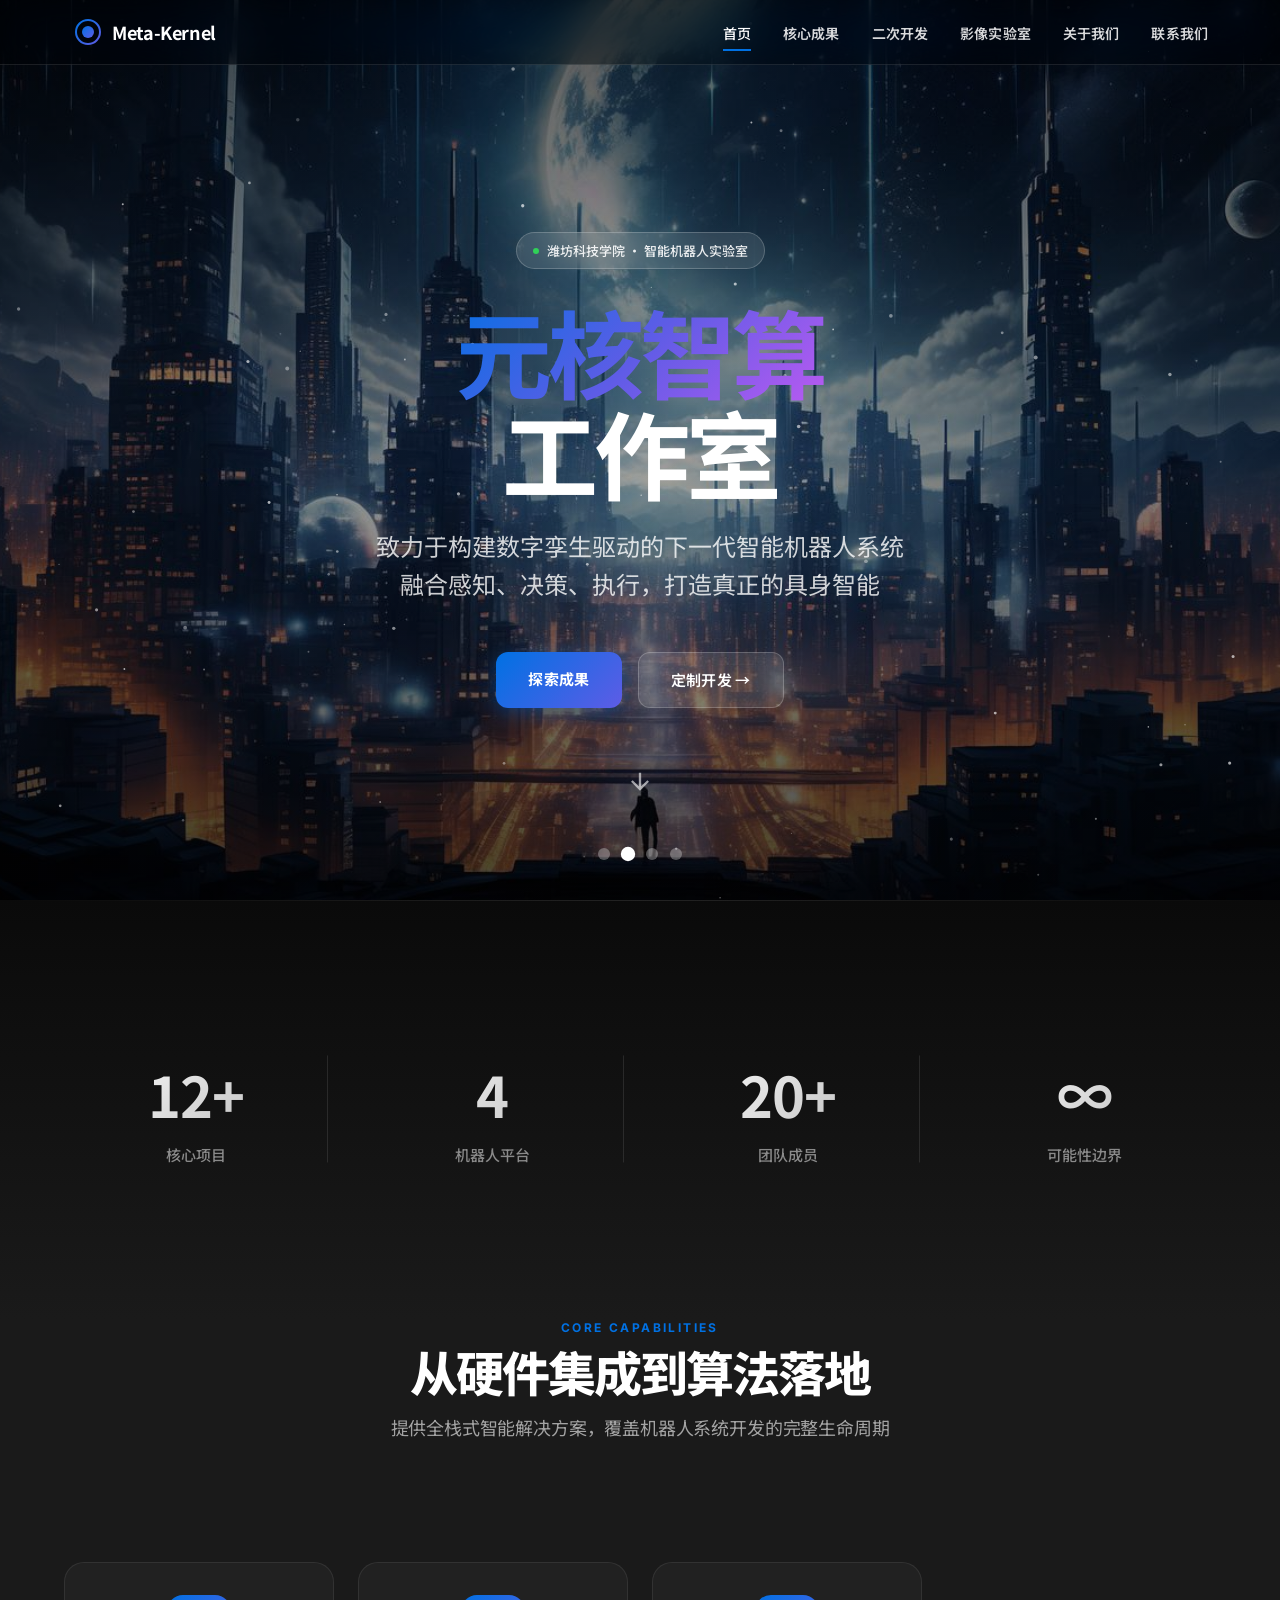
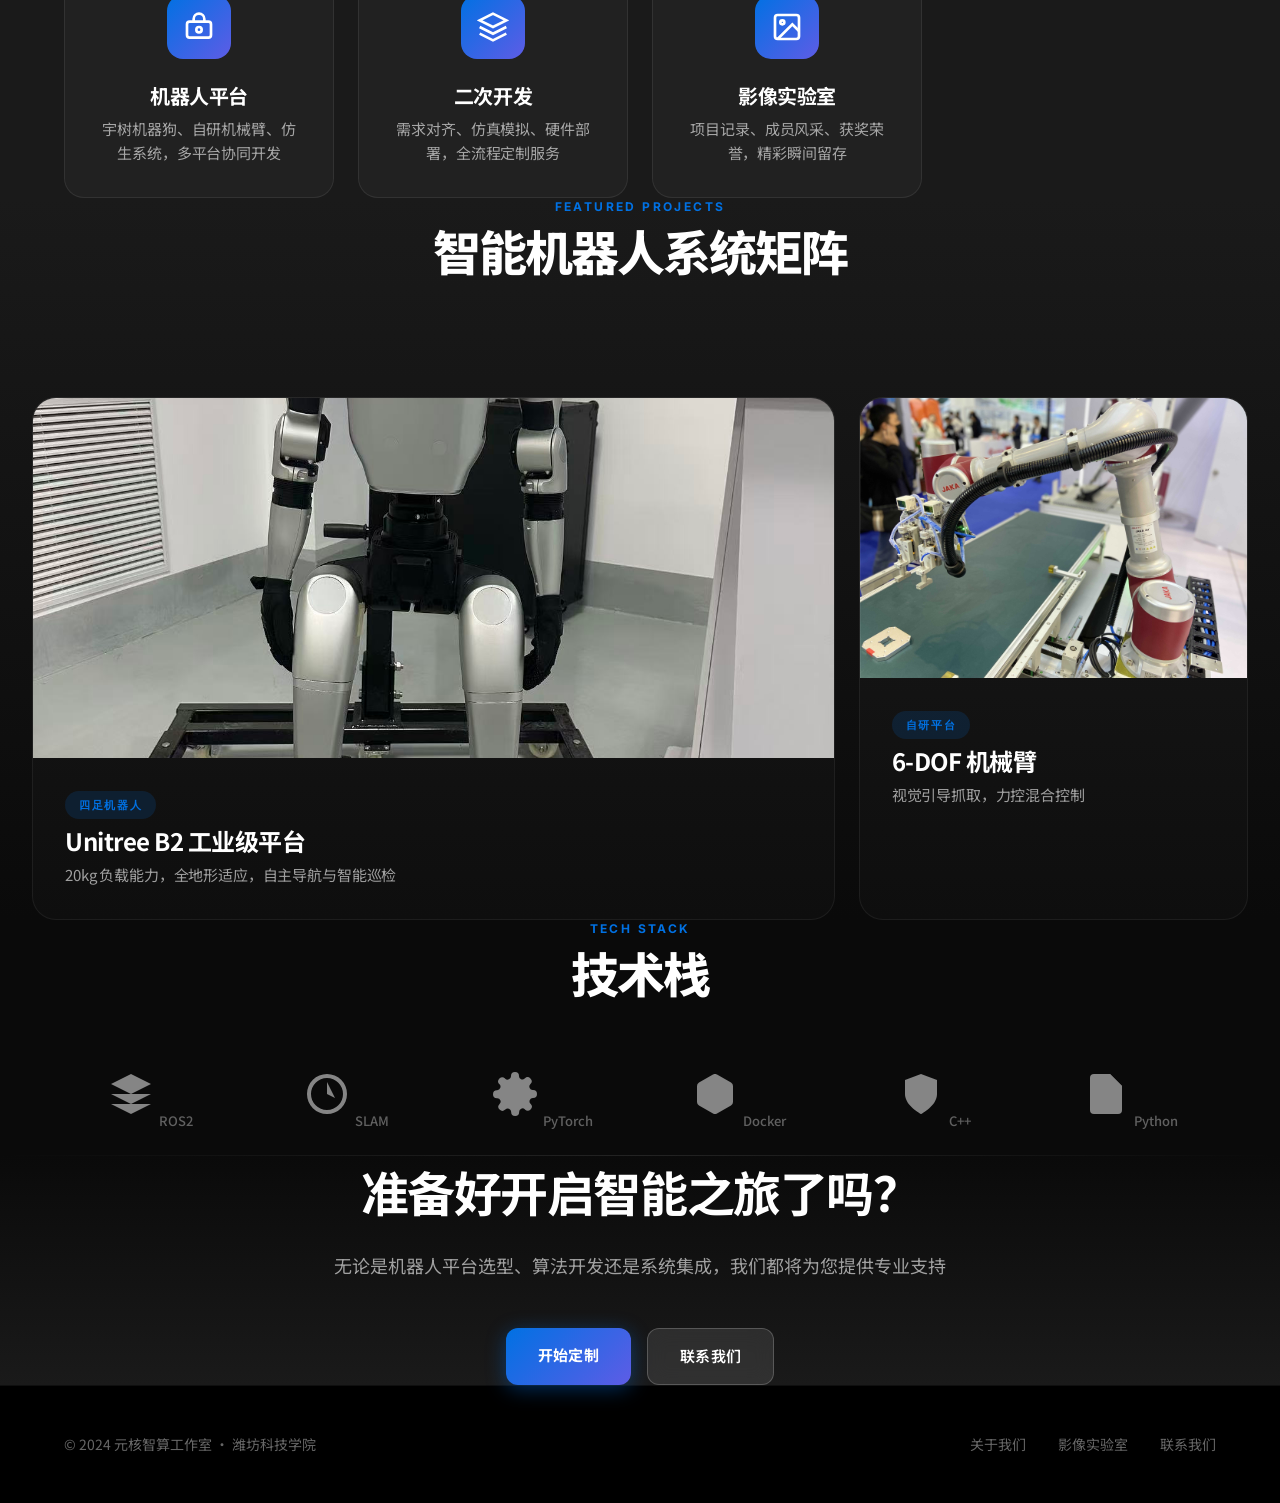
<file: index.html>
<!DOCTYPE html>
<html lang="zh-CN">
<head>
  <meta charset="UTF-8">
  <meta name="viewport" content="width=device-width, initial-scale=1.0">
  <meta name="description" content="元核智算工作室 - Meta-Kernel Lab">
  <title>元核智算工作室 | Meta-Kernel Lab</title>
  <link rel="stylesheet" href="css/global.css">
  <link rel="preconnect" href="https://fonts.googleapis.com">
  <link rel="preconnect" href="https://fonts.gstatic.com" crossorigin>
  <link href="https://fonts.googleapis.com/css2?family=Inter:wght@300;400;500;600;700;800&family=Noto+Sans+SC:wght@300;400;500;600;700;900&display=swap" rel="stylesheet">
  <style>
    :root {
      --font-primary: 'Inter', 'SF Pro Display', -apple-system, BlinkMacSystemFont, 'Segoe UI', sans-serif;
      --font-chinese: 'Noto Sans SC', 'PingFang SC', 'Microsoft YaHei', sans-serif;
    }

    body {
      font-family: var(--font-chinese), var(--font-primary);
      -webkit-font-smoothing: antialiased;
      -moz-osx-font-smoothing: grayscale;
      text-rendering: optimizeLegibility;
    }

    .nav-container {
      position: fixed;
      top: 0;
      left: 0;
      right: 0;
      z-index: var(--z-index-nav);
      background: rgba(0, 0, 0, 0.4);
      backdrop-filter: saturate(180%) blur(20px);
      -webkit-backdrop-filter: saturate(180%) blur(20px);
      border-bottom: 1px solid rgba(255, 255, 255, 0.1);
    }

    .nav {
      display: flex;
      justify-content: space-between;
      align-items: center;
      max-width: 1200px;
      margin: 0 auto;
      padding: 0 var(--spacing-xl);
      height: 64px;
    }

    .nav-logo {
      display: flex;
      align-items: center;
      gap: var(--spacing-sm);
      font-weight: 700;
      font-size: 1.125rem;
      text-decoration: none;
      color: #FFFFFF;
      letter-spacing: -0.02em;
    }

    .nav-logo svg {
      width: 32px;
      height: 32px;
    }

    .nav-links {
      display: flex;
      gap: var(--spacing-xl);
      list-style: none;
    }

    .nav-links a {
      color: rgba(255, 255, 255, 0.85);
      text-decoration: none;
      font-size: 0.875rem;
      font-weight: 600;
      letter-spacing: 0.01em;
      transition: all 0.3s var(--transition-smooth);
      padding: 8px 0;
      position: relative;
    }

    .nav-links a::after {
      content: '';
      position: absolute;
      bottom: 0;
      left: 0;
      width: 0;
      height: 2px;
      background: var(--color-accent);
      transition: width 0.3s var(--transition-smooth);
    }

    .nav-links a:hover::after,
    .nav-links a.active::after {
      width: 100%;
    }

    .nav-links a:hover,
    .nav-links a.active {
      color: #FFFFFF;
    }

    .nav-menu-toggle {
      display: none;
      background: none;
      border: none;
      cursor: pointer;
      padding: var(--spacing-sm);
    }

    .nav-menu-toggle svg {
      stroke: #FFFFFF;
    }

    @media (max-width: 768px) {
      .nav-links {
        position: fixed;
        top: 64px;
        left: 0;
        right: 0;
        background: rgba(0, 0, 0, 0.95);
        backdrop-filter: blur(20px);
        flex-direction: column;
        padding: var(--spacing-xl);
        transform: translateY(-100%);
        opacity: 0;
        transition: all 0.4s var(--transition-smooth);
        pointer-events: none;
        align-items: center;
        gap: var(--spacing-lg);
      }

      .nav-links.active {
        transform: translateY(0);
        opacity: 1;
        pointer-events: auto;
      }

      .nav-menu-toggle {
        display: block;
      }
    }

    .hero {
      min-height: 100vh;
      display: flex;
      flex-direction: column;
      align-items: center;
      justify-content: center;
      text-align: center;
      padding: 120px var(--spacing-xl) var(--spacing-3xl);
      position: relative;
      overflow: hidden;
    }

    .hero-slider {
      position: absolute;
      top: 0;
      left: 0;
      right: 0;
      bottom: 0;
      z-index: 0;
    }

    .hero-slide {
      position: absolute;
      top: 0;
      left: 0;
      right: 0;
      bottom: 0;
      opacity: 0;
      transition: opacity 1.5s ease-in-out;
      background-size: cover;
      background-position: center;
      background-repeat: no-repeat;
    }

    .hero-slide.active {
      opacity: 1;
    }

    .hero-slide::after {
      content: '';
      position: absolute;
      top: 0;
      left: 0;
      right: 0;
      bottom: 0;
      background: linear-gradient(
        180deg,
        rgba(0, 0, 0, 0.5) 0%,
        rgba(0, 0, 0, 0.3) 50%,
        rgba(0, 0, 0, 0.6) 100%
      );
    }

    .hero-overlay {
      position: absolute;
      top: 0;
      left: 0;
      right: 0;
      bottom: 0;
      background: radial-gradient(ellipse at center, transparent 0%, rgba(0, 0, 0, 0.4) 100%);
      z-index: 1;
    }

    .hero-particles {
      position: absolute;
      top: 0;
      left: 0;
      right: 0;
      bottom: 0;
      z-index: 2;
      pointer-events: none;
    }

    .hero-content {
      position: relative;
      z-index: 3;
      max-width: 1000px;
    }

    .hero-badge {
      display: inline-flex;
      align-items: center;
      gap: 8px;
      padding: 8px 16px;
      background: rgba(255, 255, 255, 0.1);
      backdrop-filter: blur(10px);
      border: 1px solid rgba(255, 255, 255, 0.2);
      border-radius: 100px;
      font-size: 13px;
      font-weight: 500;
      color: rgba(255, 255, 255, 0.9);
      margin-bottom: var(--spacing-xl);
      animation: fadeInUp 0.8s ease-out;
    }

    .hero-badge-dot {
      width: 6px;
      height: 6px;
      background: #30D158;
      border-radius: 50%;
      animation: pulse 2s infinite;
    }

    .hero-title {
      font-size: clamp(48px, 8vw, 96px);
      font-weight: 700;
      letter-spacing: -0.04em;
      line-height: 1.05;
      margin-bottom: var(--spacing-lg);
      color: #FFFFFF;
      animation: fadeInUp 0.8s ease-out 0.1s both;
    }

    .hero-title-accent {
      background: linear-gradient(135deg, #0071E3 0%, #5E5CE6 50%, #BF5AF2 100%);
      -webkit-background-clip: text;
      -webkit-text-fill-color: transparent;
      background-clip: text;
    }

    .hero-subtitle {
      font-size: clamp(18px, 2.5vw, 24px);
      font-weight: 400;
      color: rgba(255, 255, 255, 0.8);
      line-height: 1.6;
      margin-bottom: var(--spacing-2xl);
      max-width: 700px;
      margin-left: auto;
      margin-right: auto;
      animation: fadeInUp 0.8s ease-out 0.2s both;
    }

    .hero-cta {
      display: flex;
      gap: var(--spacing-md);
      justify-content: center;
      flex-wrap: wrap;
      animation: fadeInUp 0.8s ease-out 0.3s both;
    }

    .btn-hero-primary {
      padding: 16px 32px;
      background: linear-gradient(135deg, #0071E3 0%, #5E5CE6 100%);
      color: #FFFFFF;
      font-size: 15px;
      font-weight: 700;
      letter-spacing: 0.02em;
      border-radius: 12px;
      text-decoration: none;
      transition: all 0.3s var(--transition-smooth);
      box-shadow: 0 4px 20px rgba(0, 113, 227, 0.4);
    }

    .btn-hero-primary:hover {
      transform: translateY(-2px);
      box-shadow: 0 8px 30px rgba(0, 113, 227, 0.5);
    }

    .btn-hero-secondary {
      padding: 16px 32px;
      background: rgba(255, 255, 255, 0.1);
      backdrop-filter: blur(10px);
      border: 1px solid rgba(255, 255, 255, 0.2);
      color: #FFFFFF;
      font-size: 15px;
      font-weight: 600;
      letter-spacing: 0.02em;
      border-radius: 12px;
      text-decoration: none;
      transition: all 0.3s var(--transition-smooth);
    }

    .btn-hero-secondary:hover {
      background: rgba(255, 255, 255, 0.2);
      transform: translateY(-2px);
    }

    .hero-slider-nav {
      position: absolute;
      bottom: 40px;
      left: 50%;
      transform: translateX(-50%);
      display: flex;
      gap: 12px;
      z-index: 3;
    }

    .slider-dot {
      width: 12px;
      height: 12px;
      border-radius: 50%;
      background: rgba(255, 255, 255, 0.3);
      border: none;
      cursor: pointer;
      transition: all 0.3s var(--transition-smooth);
    }

    .slider-dot.active {
      background: #FFFFFF;
      transform: scale(1.2);
    }

    .slider-dot:hover {
      background: rgba(255, 255, 255, 0.6);
    }

    .hero-scroll {
      position: absolute;
      bottom: 100px;
      left: 50%;
      transform: translateX(-50%);
      z-index: 3;
      animation: bounce 2s infinite;
    }

    .hero-scroll svg {
      width: 28px;
      height: 28px;
      stroke: rgba(255, 255, 255, 0.6);
    }

    @keyframes fadeInUp {
      from {
        opacity: 0;
        transform: translateY(30px);
      }
      to {
        opacity: 1;
        transform: translateY(0);
      }
    }

    @keyframes pulse {
      0%, 100% { opacity: 1; }
      50% { opacity: 0.5; }
    }

    @keyframes bounce {
      0%, 20%, 50%, 80%, 100% { transform: translateX(-50%) translateY(0); }
      40% { transform: translateX(-50%) translateY(-10px); }
      60% { transform: translateX(-50%) translateY(-5px); }
    }

    .stats-section {
      padding: var(--spacing-4xl) 0;
      background: linear-gradient(180deg, #0A0A0A 0%, #1A1A1A 100%);
      position: relative;
    }

    .stats-section::before {
      content: '';
      position: absolute;
      top: 0;
      left: 0;
      right: 0;
      height: 1px;
      background: linear-gradient(90deg, transparent, rgba(255, 255, 255, 0.1), transparent);
    }

    .stats-grid {
      display: grid;
      grid-template-columns: repeat(4, 1fr);
      gap: var(--spacing-xl);
      text-align: center;
    }

    .stat-item {
      padding: var(--spacing-xl);
      position: relative;
    }

    .stat-item::after {
      content: '';
      position: absolute;
      right: 0;
      top: 50%;
      transform: translateY(-50%);
      width: 1px;
      height: 60%;
      background: rgba(255, 255, 255, 0.1);
    }

    .stat-item:last-child::after {
      display: none;
    }

    .stat-number {
      font-size: clamp(40px, 5vw, 56px);
      font-weight: 700;
      letter-spacing: -0.02em;
      background: linear-gradient(135deg, #FFFFFF 0%, rgba(255, 255, 255, 0.7) 100%);
      -webkit-background-clip: text;
      -webkit-text-fill-color: transparent;
      background-clip: text;
    }

    .stat-label {
      font-size: 15px;
      color: rgba(255, 255, 255, 0.5);
      margin-top: var(--spacing-sm);
      font-weight: 500;
    }

    @media (max-width: 768px) {
      .stats-grid {
        grid-template-columns: repeat(2, 1fr);
      }

      .stat-item:nth-child(2)::after {
        display: none;
      }
    }

    .features-section {
      padding: var(--spacing-5xl) 0;
      background: #1A1A1A;
    }

    .features-header {
      text-align: center;
      margin-bottom: var(--spacing-4xl);
    }

    .section-label {
      font-size: 12px;
      font-weight: 700;
      color: var(--color-accent);
      text-transform: uppercase;
      letter-spacing: 0.2em;
      margin-bottom: var(--spacing-sm);
      font-family: var(--font-primary);
    }

    .section-title {
      font-size: clamp(32px, 5vw, 48px);
      font-weight: 800;
      letter-spacing: -0.04em;
      line-height: 1.1;
      color: #FFFFFF;
      margin-bottom: var(--spacing-md);
      font-family: var(--font-chinese), var(--font-primary);
    }

    .section-description {
      font-size: 18px;
      font-weight: 400;
      letter-spacing: -0.01em;
      line-height: 1.6;
      color: rgba(255, 255, 255, 0.6);
      max-width: 600px;
      margin: 0 auto;
    }

    .features-grid {
      display: grid;
      grid-template-columns: repeat(4, 1fr);
      gap: var(--spacing-lg);
    }

    .feature-card {
      background: rgba(255, 255, 255, 0.03);
      border: 1px solid rgba(255, 255, 255, 0.08);
      border-radius: 20px;
      padding: var(--spacing-xl);
      text-align: center;
      transition: all 0.4s var(--transition-smooth);
      text-decoration: none;
      color: inherit;
      display: block;
      position: relative;
      overflow: hidden;
    }

    .feature-card::before {
      content: '';
      position: absolute;
      top: 0;
      left: 0;
      right: 0;
      bottom: 0;
      background: linear-gradient(135deg, rgba(0, 113, 227, 0.1) 0%, rgba(94, 92, 230, 0.1) 100%);
      opacity: 0;
      transition: opacity 0.4s var(--transition-smooth);
    }

    .feature-card:hover {
      border-color: rgba(0, 113, 227, 0.3);
      transform: translateY(-8px);
      box-shadow: 0 20px 40px rgba(0, 0, 0, 0.3);
    }

    .feature-card:hover::before {
      opacity: 1;
    }

    .feature-icon {
      width: 64px;
      height: 64px;
      margin: 0 auto var(--spacing-lg);
      background: linear-gradient(135deg, #0071E3 0%, #5E5CE6 100%);
      border-radius: 16px;
      display: flex;
      align-items: center;
      justify-content: center;
      position: relative;
      z-index: 1;
    }

    .feature-icon svg {
      width: 32px;
      height: 32px;
      stroke: white;
      fill: none;
    }

    .feature-title {
      font-size: 20px;
      font-weight: 700;
      letter-spacing: -0.02em;
      line-height: 1.3;
      margin-bottom: var(--spacing-sm);
      color: #FFFFFF;
      position: relative;
      z-index: 1;
      font-family: var(--font-chinese), var(--font-primary);
    }

    .feature-description {
      font-size: 15px;
      font-weight: 400;
      letter-spacing: -0.01em;
      line-height: 1.6;
      color: rgba(255, 255, 255, 0.6);
      position: relative;
      z-index: 1;
    }

    @media (max-width: 1024px) {
      .features-grid {
        grid-template-columns: repeat(2, 1fr);
      }
    }

    @media (max-width: 768px) {
      .features-grid {
        grid-template-columns: 1fr;
      }
    }

    .showcase-section {
      padding: var(--spacing-5xl) 0;
      background: linear-gradient(180deg, #1A1A1A 0%, #0A0A0A 100%);
    }

    .showcase-grid {
      display: grid;
      grid-template-columns: repeat(3, 1fr);
      gap: var(--spacing-lg);
    }

    .showcase-card {
      background: rgba(255, 255, 255, 0.02);
      border: 1px solid rgba(255, 255, 255, 0.06);
      border-radius: 24px;
      overflow: hidden;
      transition: all 0.4s var(--transition-smooth);
      text-decoration: none;
      color: inherit;
    }

    .showcase-card:hover {
      border-color: rgba(0, 113, 227, 0.3);
      transform: translateY(-8px);
      box-shadow: 0 24px 48px rgba(0, 0, 0, 0.4);
    }

    .showcase-card.large {
      grid-column: span 2;
    }

    .showcase-image {
      width: 100%;
      height: 280px;
      background: linear-gradient(135deg, rgba(255, 255, 255, 0.05) 0%, rgba(255, 255, 255, 0.02) 100%);
      background-size: cover;
      background-position: center;
      display: flex;
      align-items: center;
      justify-content: center;
      color: rgba(255, 255, 255, 0.3);
      font-size: 14px;
      text-align: center;
      padding: var(--spacing-lg);
      position: relative;
      overflow: hidden;
    }

    .showcase-card.large .showcase-image {
      height: 360px;
    }

    .showcase-image img {
      width: 100%;
      height: 100%;
      object-fit: cover;
    }

    .showcase-content {
      padding: var(--spacing-xl);
    }

    .showcase-tag {
      display: inline-block;
      padding: 6px 14px;
      background: rgba(0, 113, 227, 0.15);
      color: var(--color-accent);
      border-radius: 100px;
      font-size: 11px;
      font-weight: 700;
      letter-spacing: 0.15em;
      text-transform: uppercase;
      margin-bottom: var(--spacing-sm);
      font-family: var(--font-primary);
    }

    .showcase-title {
      font-size: 24px;
      font-weight: 700;
      letter-spacing: -0.02em;
      line-height: 1.2;
      margin-bottom: var(--spacing-sm);
      color: #FFFFFF;
      font-family: var(--font-chinese), var(--font-primary);
    }

    .showcase-description {
      font-size: 15px;
      font-weight: 400;
      letter-spacing: -0.01em;
      line-height: 1.5;
      color: rgba(255, 255, 255, 0.6);
    }

    @media (max-width: 1024px) {
      .showcase-grid {
        grid-template-columns: 1fr;
      }

      .showcase-card.large {
        grid-column: span 1;
      }
    }

    .tech-section {
      padding: var(--spacing-5xl) 0;
      background: #0A0A0A;
    }

    .tech-grid {
      display: grid;
      grid-template-columns: repeat(6, 1fr);
      gap: var(--spacing-lg);
      text-align: center;
    }

    .tech-item {
      padding: var(--spacing-lg);
      opacity: 0.5;
      transition: opacity 0.3s var(--transition-smooth);
    }

    .tech-item:hover {
      opacity: 1;
    }

    .tech-item svg {
      width: 48px;
      height: 48px;
      margin-bottom: var(--spacing-sm);
      fill: #FFFFFF;
    }

    .tech-item span {
      font-size: 13px;
      color: rgba(255, 255, 255, 0.7);
      font-weight: 500;
    }

    @media (max-width: 768px) {
      .tech-grid {
        grid-template-columns: repeat(3, 1fr);
      }
    }

    .cta-section {
      padding: var(--spacing-5xl) 0;
      background: linear-gradient(180deg, #0A0A0A 0%, #1A1A1A 100%);
      text-align: center;
      position: relative;
    }

    .cta-section::before {
      content: '';
      position: absolute;
      top: 0;
      left: 0;
      right: 0;
      height: 1px;
      background: linear-gradient(90deg, transparent, rgba(255, 255, 255, 0.1), transparent);
    }

    .cta-content {
      max-width: 700px;
      margin: 0 auto;
    }

    .cta-title {
      font-size: clamp(32px, 5vw, 48px);
      font-weight: 700;
      letter-spacing: -0.03em;
      margin-bottom: var(--spacing-lg);
      color: #FFFFFF;
    }

    .cta-description {
      font-size: 18px;
      color: rgba(255, 255, 255, 0.6);
      margin-bottom: var(--spacing-2xl);
      line-height: 1.6;
    }

    .cta-buttons {
      display: flex;
      gap: var(--spacing-md);
      justify-content: center;
      flex-wrap: wrap;
    }

    .footer {
      padding: var(--spacing-2xl) 0;
      background: #000000;
      border-top: 1px solid rgba(255, 255, 255, 0.06);
    }

    .footer-content {
      display: flex;
      justify-content: space-between;
      align-items: center;
      flex-wrap: wrap;
      gap: var(--spacing-lg);
    }

    .footer-info {
      font-size: 14px;
      color: rgba(255, 255, 255, 0.4);
    }

    .footer-links {
      display: flex;
      gap: var(--spacing-xl);
    }

    .footer-links a {
      font-size: 14px;
      color: rgba(255, 255, 255, 0.4);
      text-decoration: none;
      transition: color 0.3s var(--transition-smooth);
    }

    .footer-links a:hover {
      color: #FFFFFF;
    }

    @media (max-width: 768px) {
      .footer-content {
        flex-direction: column;
        text-align: center;
      }
    }

    .fade-in {
      opacity: 0;
      transform: translateY(30px);
      transition: opacity 0.6s var(--transition-smooth), transform 0.6s var(--transition-smooth);
    }

    .fade-in.visible {
      opacity: 1;
      transform: translateY(0);
    }
  </style>
</head>
<body>
  <div class="progress-bar" id="progressBar"></div>

  <nav class="nav-container">
    <div class="nav">
      <a href="index.html" class="nav-logo">
        <svg viewBox="0 0 32 32" fill="none">
          <circle cx="16" cy="16" r="12" stroke="url(#navGradient)" stroke-width="2"/>
          <circle cx="16" cy="16" r="6" fill="url(#navGradient)"/>
          <defs>
            <linearGradient id="navGradient" x1="0%" y1="0%" x2="100%" y2="100%">
              <stop offset="0%" stop-color="#0071E3"/>
              <stop offset="100%" stop-color="#5E5CE6"/>
            </linearGradient>
          </defs>
        </svg>
        <span>Meta-Kernel</span>
      </a>
      <button class="nav-menu-toggle" id="menuToggle">
        <svg viewBox="0 0 24 24" fill="none" stroke="currentColor" stroke-width="2" width="24" height="24">
          <path d="M3 12h18M3 6h18M3 18h18"/>
        </svg>
      </button>
      <ul class="nav-links" id="navLinks">
        <li><a href="index.html" class="active">首页</a></li>
        <li><a href="robots.html">核心成果</a></li>
        <li><a href="custom.html">二次开发</a></li>
        <li><a href="archive.html">影像实验室</a></li>
        <li><a href="about.html">关于我们</a></li>
        <li><a href="contact.html">联系我们</a></li>
      </ul>
    </div>
  </nav>

  <section class="hero">
    <div class="hero-slider" id="heroSlider">
      <div class="hero-slide active" style="background-image: url('assets/images/hero/hero-1.jpg');">
      </div>
      <div class="hero-slide" style="background-image: url('assets/images/hero/hero-2.jpg');">
      </div>
      <div class="hero-slide" style="background-image: url('assets/images/hero/hero-3.jpg');">
      </div>
      <div class="hero-slide" style="background-image: url('assets/images/hero/hero-4.jpg');">
      </div>
    </div>
    <div class="hero-overlay"></div>
    <canvas class="hero-particles" id="particlesCanvas"></canvas>

    <div class="hero-content">
      <div class="hero-badge">
        <span class="hero-badge-dot"></span>
        潍坊科技学院 · 智能机器人实验室
      </div>
      <h1 class="hero-title">
        <span class="hero-title-accent">元核智算</span><br>
        工作室
      </h1>
      <p class="hero-subtitle">
        致力于构建数字孪生驱动的下一代智能机器人系统<br>
        融合感知、决策、执行，打造真正的具身智能
      </p>
      <div class="hero-cta">
        <a href="robots.html" class="btn-hero-primary">探索成果</a>
        <a href="custom.html" class="btn-hero-secondary">定制开发 →</a>
      </div>
    </div>

    <div class="hero-scroll">
      <svg viewBox="0 0 24 24" fill="none" stroke="currentColor" stroke-width="2">
        <path d="M12 5v14M5 12l7 7 7-7"/>
      </svg>
    </div>

    <div class="hero-slider-nav" id="sliderNav">
      <button class="slider-dot active" data-index="0"></button>
      <button class="slider-dot" data-index="1"></button>
      <button class="slider-dot" data-index="2"></button>
      <button class="slider-dot" data-index="3"></button>
    </div>
  </section>

  <section class="stats-section">
    <div class="container">
      <div class="stats-grid">
        <div class="stat-item fade-in">
          <div class="stat-number">12+</div>
          <div class="stat-label">核心项目</div>
        </div>
        <div class="stat-item fade-in">
          <div class="stat-number">4</div>
          <div class="stat-label">机器人平台</div>
        </div>
        <div class="stat-item fade-in">
          <div class="stat-number">20+</div>
          <div class="stat-label">团队成员</div>
        </div>
        <div class="stat-item fade-in">
          <div class="stat-number">∞</div>
          <div class="stat-label">可能性边界</div>
        </div>
      </div>
    </div>
  </section>

  <section class="features-section">
    <div class="container">
      <div class="features-header fade-in">
        <p class="section-label">Core Capabilities</p>
        <h2 class="section-title">从硬件集成到算法落地</h2>
        <p class="section-description">
          提供全栈式智能解决方案，覆盖机器人系统开发的完整生命周期
        </p>
      </div>

      <div class="features-grid">
        <a href="robots.html" class="feature-card fade-in">
          <div class="feature-icon">
            <svg viewBox="0 0 24 24" stroke-width="2">
              <rect x="3" y="8" width="18" height="12" rx="2"/>
              <path d="M8 8V6a4 4 0 018 0v2"/>
              <circle cx="12" cy="14" r="2"/>
            </svg>
          </div>
          <h3 class="feature-title">机器人平台</h3>
          <p class="feature-description">宇树机器狗、自研机械臂、仿生系统，多平台协同开发</p>
        </a>

        <a href="custom.html" class="feature-card fade-in">
          <div class="feature-icon">
            <svg viewBox="0 0 24 24" stroke-width="2">
              <path d="M12 2L2 7l10 5 10-5-10-5z"/>
              <path d="M2 17l10 5 10-5"/>
              <path d="M2 12l10 5 10-5"/>
            </svg>
          </div>
          <h3 class="feature-title">二次开发</h3>
          <p class="feature-description">需求对齐、仿真模拟、硬件部署，全流程定制服务</p>
        </a>

        <a href="archive.html" class="feature-card fade-in">
          <div class="feature-icon">
            <svg viewBox="0 0 24 24" stroke-width="2">
              <rect x="3" y="3" width="18" height="18" rx="2"/>
              <circle cx="8.5" cy="8.5" r="1.5"/>
              <path d="M21 15l-5-5L5 21"/>
            </svg>
          </div>
          <h3 class="feature-title">影像实验室</h3>
          <p class="feature-description">项目记录、成员风采、获奖荣誉，精彩瞬间留存</p>
        </a>
      </div>
    </div>
  </section>

  <section class="showcase-section">
    <div class="container-wide">
      <div class="features-header fade-in">
        <p class="section-label">Featured Projects</p>
        <h2 class="section-title">智能机器人系统矩阵</h2>
      </div>

      <div class="showcase-grid">
        <a href="robots.html" class="showcase-card large fade-in">
          <div class="showcase-image" style="background-image: url('assets/images/projects/unitree-b2-hero.jpg');"></div>
          <div class="showcase-content">
            <span class="showcase-tag">四足机器人</span>
            <h3 class="showcase-title">Unitree B2 工业级平台</h3>
            <p class="showcase-description">20kg 负载能力，全地形适应，自主导航与智能巡检</p>
          </div>
        </a>

        <a href="robots.html" class="showcase-card fade-in">
          <div class="showcase-image" style="background-image: url('assets/images/projects/custom-arm.jpg');"></div>
          <div class="showcase-content">
            <span class="showcase-tag">自研平台</span>
            <h3 class="showcase-title">6-DOF 机械臂</h3>
            <p class="showcase-description">视觉引导抓取，力控混合控制</p>
          </div>
        </a>
      </div>
    </div>
  </section>

  <section class="tech-section">
    <div class="container">
      <div class="features-header fade-in" style="margin-bottom: var(--spacing-2xl);">
        <p class="section-label">Tech Stack</p>
        <h2 class="section-title">技术栈</h2>
      </div>
      <div class="tech-grid fade-in">
        <div class="tech-item">
          <svg viewBox="0 0 24 24"><path d="M12 2L2 7l10 5 10-5-10-5zM2 17l10 5 10-5M2 12l10 5 10-5"/></svg>
          <span>ROS2</span>
        </div>
        <div class="tech-item">
          <svg viewBox="0 0 24 24"><path d="M12 2a10 10 0 100 20 10 10 0 000-20zm0 18a8 8 0 110-16 8 8 0 010 16z"/><path d="M12 6v6l4 2"/></svg>
          <span>SLAM</span>
        </div>
        <div class="tech-item">
          <svg viewBox="0 0 24 24"><circle cx="12" cy="12" r="3"/><path d="M19.4 15a1.65 1.65 0 00.33 1.82l.06.06a2 2 0 010 2.83 2 2 0 01-2.83 0l-.06-.06a1.65 1.65 0 00-1.82-.33 1.65 1.65 0 00-1 1.51V21a2 2 0 01-2 2 2 2 0 01-2-2v-.09A1.65 1.65 0 009 19.4a1.65 1.65 0 00-1.82.33l-.06.06a2 2 0 01-2.83 0 2 2 0 010-2.83l.06-.06a1.65 1.65 0 00.33-1.82 1.65 1.65 0 00-1.51-1H3a2 2 0 01-2-2 2 2 0 012-2h.09A1.65 1.65 0 004.6 9a1.65 1.65 0 00-.33-1.82l-.06-.06a2 2 0 010-2.83 2 2 0 012.83 0l.06.06a1.65 1.65 0 001.82.33H9a1.65 1.65 0 001-1.51V3a2 2 0 012-2 2 2 0 012 2v.09a1.65 1.65 0 001 1.51 1.65 1.65 0 001.82-.33l.06-.06a2 2 0 012.83 0 2 2 0 010 2.83l-.06.06a1.65 1.65 0 00-.33 1.82V9a1.65 1.65 0 001.51 1H21a2 2 0 012 2 2 2 0 01-2 2h-.09a1.65 1.65 0 00-1.51 1z"/></svg>
          <span>PyTorch</span>
        </div>
        <div class="tech-item">
          <svg viewBox="0 0 24 24"><path d="M21 16V8a2 2 0 00-1-1.73l-7-4a2 2 0 00-2 0l-7 4A2 2 0 003 8v8a2 2 0 001 1.73l7 4a2 2 0 002 0l7-4A2 2 0 0021 16z"/><polyline points="3.27 6.96 12 12.01 20.73 6.96"/><line x1="12" y1="22.08" x2="12" y2="12"/></svg>
          <span>Docker</span>
        </div>
        <div class="tech-item">
          <svg viewBox="0 0 24 24"><path d="M12 22s8-4 8-10V5l-8-3-8 3v7c0 6 8 10 8 10z"/></svg>
          <span>C++</span>
        </div>
        <div class="tech-item">
          <svg viewBox="0 0 24 24"><path d="M14 2H6a2 2 0 00-2 2v16a2 2 0 002 2h12a2 2 0 002-2V8z"/><polyline points="14 2 14 8 20 8"/><line x1="16" y1="13" x2="8" y2="13"/><line x1="16" y1="17" x2="8" y2="17"/><polyline points="10 9 9 9 8 9"/></svg>
          <span>Python</span>
        </div>
      </div>
    </div>
  </section>

  <section class="cta-section">
    <div class="container">
      <div class="cta-content fade-in">
        <h2 class="cta-title">准备好开启智能之旅了吗？</h2>
        <p class="cta-description">
          无论是机器人平台选型、算法开发还是系统集成，我们都将为您提供专业支持
        </p>
        <div class="cta-buttons">
          <a href="custom.html" class="btn-hero-primary">开始定制</a>
          <a href="contact.html" class="btn-hero-secondary">联系我们</a>
        </div>
      </div>
    </div>
  </section>

  <footer class="footer">
    <div class="container">
      <div class="footer-content">
        <div class="footer-info">
          © 2024 元核智算工作室 · 潍坊科技学院
        </div>
        <div class="footer-links">
          <a href="about.html">关于我们</a>
          <a href="archive.html">影像实验室</a>
          <a href="contact.html">联系我们</a>
        </div>
      </div>
    </div>
  </footer>

  <script>
    const menuToggle = document.getElementById('menuToggle');
    const navLinks = document.getElementById('navLinks');
    const progressBar = document.getElementById('progressBar');

    menuToggle.addEventListener('click', () => {
      navLinks.classList.toggle('active');
    });

    window.addEventListener('scroll', () => {
      const scrollTop = window.scrollY;
      const docHeight = document.documentElement.scrollHeight - window.innerHeight;
      const scrollPercent = (scrollTop / docHeight) * 100;
      progressBar.style.width = scrollPercent + '%';
    });

    const slides = document.querySelectorAll('.hero-slide');
    const dots = document.querySelectorAll('.slider-dot');
    let currentSlide = 0;
    let slideInterval;

    function goToSlide(index) {
      slides[currentSlide].classList.remove('active');
      dots[currentSlide].classList.remove('active');
      currentSlide = index;
      slides[currentSlide].classList.add('active');
      dots[currentSlide].classList.add('active');
    }

    function nextSlide() {
      goToSlide((currentSlide + 1) % slides.length);
    }

    function startSlider() {
      slideInterval = setInterval(nextSlide, 5000);
    }

    function stopSlider() {
      clearInterval(slideInterval);
    }

    dots.forEach((dot, index) => {
      dot.addEventListener('click', () => {
        stopSlider();
        goToSlide(index);
        startSlider();
      });
    });

    startSlider();

    const canvas = document.getElementById('particlesCanvas');
    const ctx = canvas.getContext('2d');
    let particles = [];

    function resizeCanvas() {
      canvas.width = window.innerWidth;
      canvas.height = window.innerHeight;
    }

    function createParticles() {
      particles = [];
      const count = Math.floor((canvas.width * canvas.height) / 15000);
      for (let i = 0; i < count; i++) {
        particles.push({
          x: Math.random() * canvas.width,
          y: Math.random() * canvas.height,
          radius: Math.random() * 1.5 + 0.5,
          vx: (Math.random() - 0.5) * 0.3,
          vy: (Math.random() - 0.5) * 0.3,
          opacity: Math.random() * 0.5 + 0.2
        });
      }
    }

    function animateParticles() {
      ctx.clearRect(0, 0, canvas.width, canvas.height);

      particles.forEach(p => {
        p.x += p.vx;
        p.y += p.vy;

        if (p.x < 0) p.x = canvas.width;
        if (p.x > canvas.width) p.x = 0;
        if (p.y < 0) p.y = canvas.height;
        if (p.y > canvas.height) p.y = 0;

        ctx.beginPath();
        ctx.arc(p.x, p.y, p.radius, 0, Math.PI * 2);
        ctx.fillStyle = `rgba(255, 255, 255, ${p.opacity})`;
        ctx.fill();
      });

      requestAnimationFrame(animateParticles);
    }

    resizeCanvas();
    createParticles();
    animateParticles();

    window.addEventListener('resize', () => {
      resizeCanvas();
      createParticles();
    });

    const observerOptions = {
      threshold: 0.1,
      rootMargin: '0px 0px -50px 0px'
    };

    const observer = new IntersectionObserver((entries) => {
      entries.forEach(entry => {
        if (entry.isIntersecting) {
          entry.target.classList.add('visible');
        }
      });
    }, observerOptions);

    document.querySelectorAll('.fade-in').forEach(el => {
      observer.observe(el);
    });
  </script>
</body>
</html>
</file>
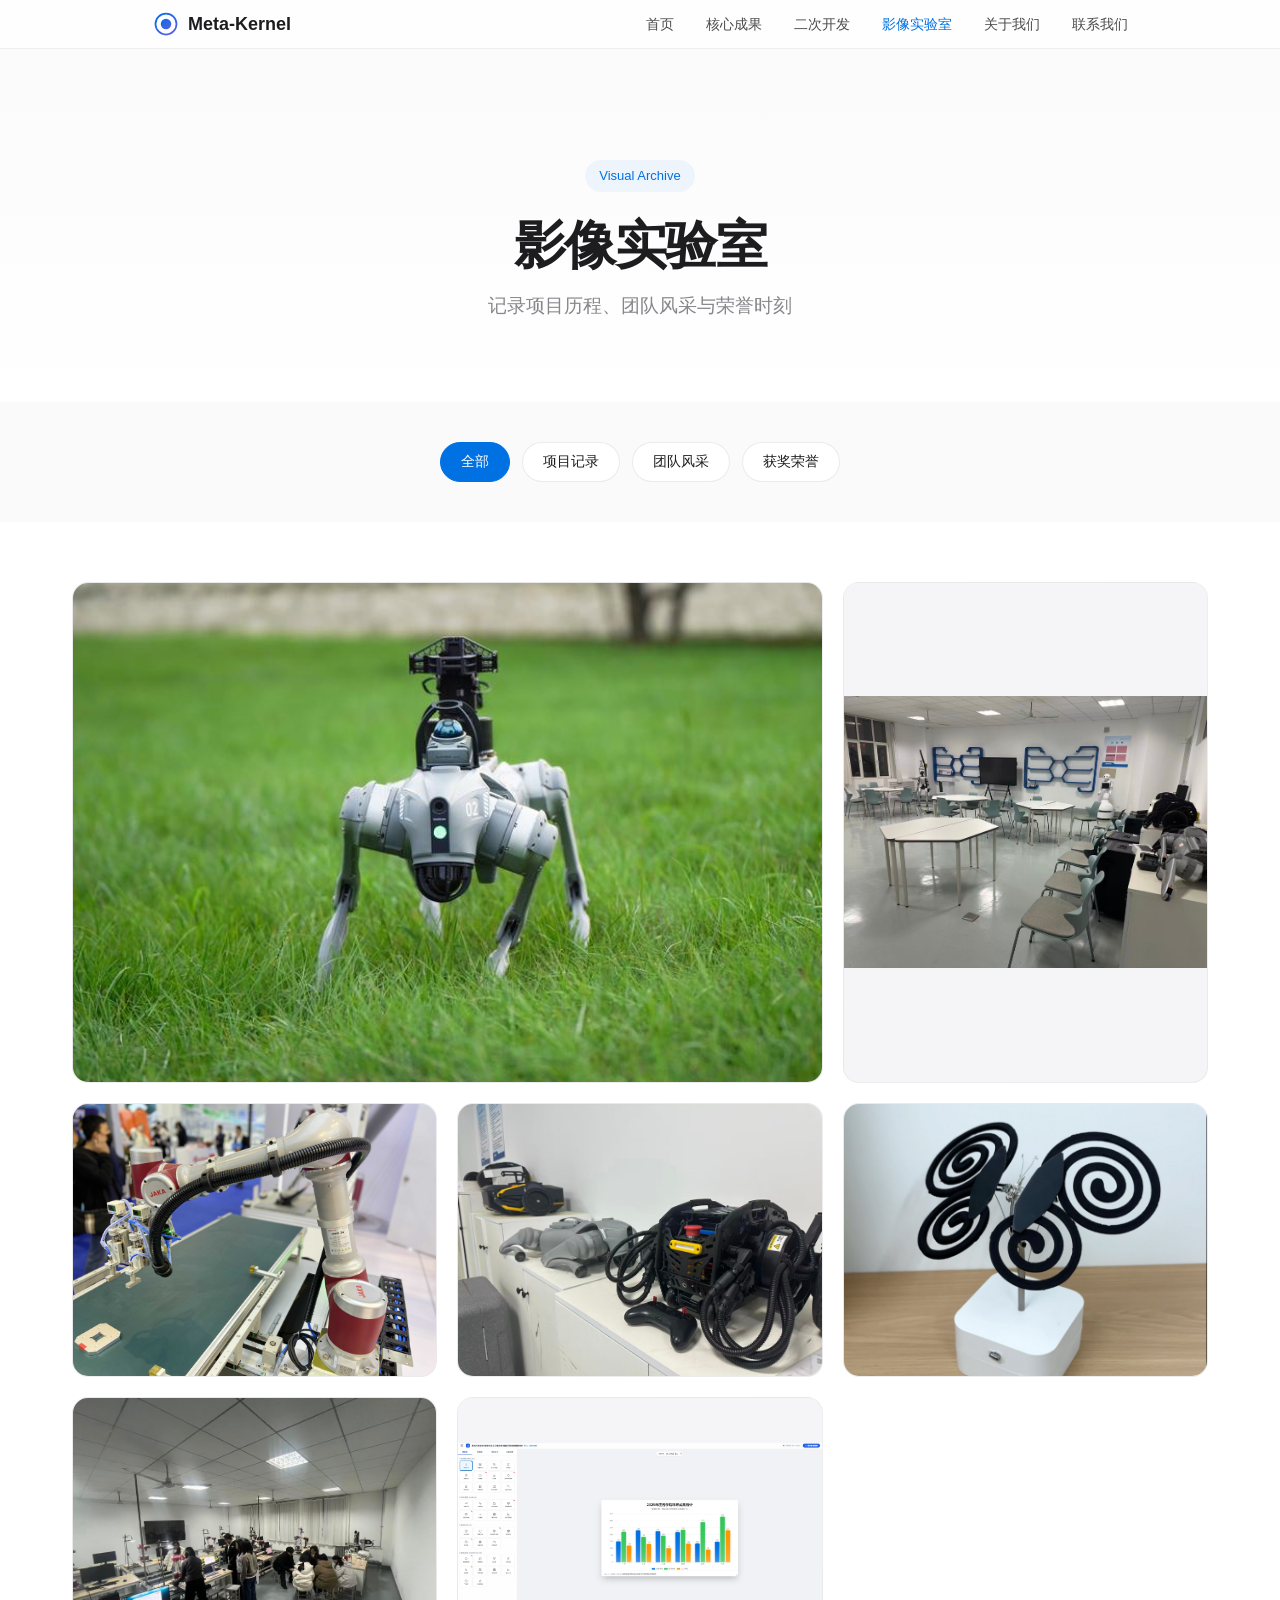
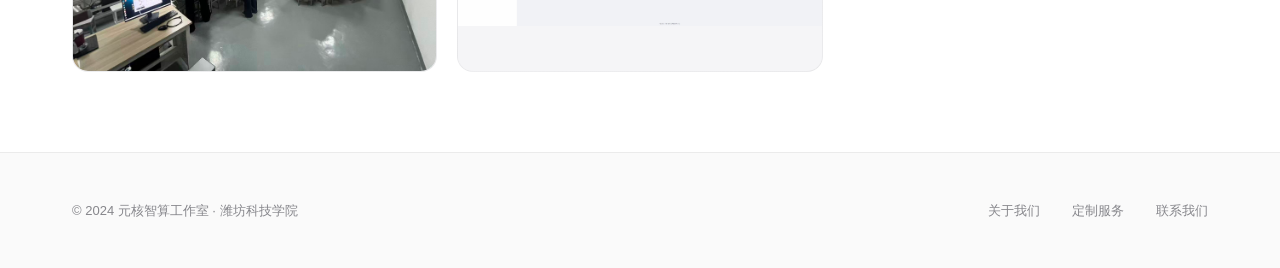
<file: archive.html>
<!DOCTYPE html>
<html lang="zh-CN">
<head>
  <meta charset="UTF-8">
  <meta name="viewport" content="width=device-width, initial-scale=1.0">
  <meta name="description" content="影像实验室 - 元核智算工作室">
  <title>影像实验室 | Meta-Kernel Lab</title>
  <link rel="stylesheet" href="css/global.css">
  <style>
    .nav-container {
      position: fixed;
      top: 0;
      left: 0;
      right: 0;
      z-index: var(--z-index-nav);
      background: rgba(255, 255, 255, 0.72);
      backdrop-filter: saturate(180%) blur(20px);
      -webkit-backdrop-filter: saturate(180%) blur(20px);
      border-bottom: 1px solid rgba(0, 0, 0, 0.06);
    }

    .nav {
      display: flex;
      justify-content: space-between;
      align-items: center;
      max-width: 1024px;
      margin: 0 auto;
      padding: 0 var(--spacing-lg);
      height: 48px;
    }

    .nav-logo {
      display: flex;
      align-items: center;
      gap: var(--spacing-sm);
      font-weight: 600;
      font-size: 1.125rem;
      text-decoration: none;
      color: var(--color-text);
    }

    .nav-logo svg {
      width: 28px;
      height: 28px;
    }

    .nav-links {
      display: flex;
      gap: var(--spacing-xl);
      list-style: none;
    }

    .nav-links a {
      color: var(--color-text);
      text-decoration: none;
      font-size: 0.875rem;
      font-weight: 400;
      transition: color 0.3s var(--transition-smooth);
      opacity: 0.8;
    }

    .nav-links a:hover {
      opacity: 1;
      color: var(--color-accent);
    }

    .nav-links a.active {
      opacity: 1;
      color: var(--color-accent);
    }

    .nav-menu-toggle {
      display: none;
      background: none;
      border: none;
      cursor: pointer;
      padding: var(--spacing-sm);
    }

    @media (max-width: 768px) {
      .nav-links {
        position: fixed;
        top: 48px;
        left: 0;
        right: 0;
        background: rgba(255, 255, 255, 0.95);
        backdrop-filter: blur(20px);
        flex-direction: column;
        padding: var(--spacing-lg);
        transform: translateY(-100%);
        opacity: 0;
        transition: all 0.4s var(--transition-smooth);
        pointer-events: none;
        align-items: center;
      }

      .nav-links.active {
        transform: translateY(0);
        opacity: 1;
        pointer-events: auto;
      }

      .nav-menu-toggle {
        display: block;
      }
    }

    .hero {
      padding: 160px var(--spacing-lg) 80px;
      text-align: center;
      background: linear-gradient(180deg, #FAFAFA 0%, #FFFFFF 100%);
    }

    .hero-badge {
      display: inline-flex;
      align-items: center;
      gap: 8px;
      padding: 6px 14px;
      background: rgba(0, 113, 227, 0.06);
      border-radius: 100px;
      font-size: 13px;
      font-weight: 500;
      color: var(--color-accent);
      margin-bottom: var(--spacing-lg);
    }

    .hero-title {
      font-size: clamp(36px, 5vw, 52px);
      font-weight: 600;
      letter-spacing: -0.03em;
      line-height: 1.15;
      margin-bottom: var(--spacing-md);
    }

    .hero-description {
      font-size: clamp(16px, 2vw, 19px);
      color: var(--color-text-secondary);
      max-width: 520px;
      margin: 0 auto;
      line-height: 1.6;
    }

    .filter-section {
      padding: 40px 0;
      background: #FAFAFA;
    }

    .filter-container {
      max-width: 1200px;
      margin: 0 auto;
      padding: 0 var(--spacing-xl);
    }

    .filter-tabs {
      display: flex;
      gap: 12px;
      justify-content: center;
      flex-wrap: wrap;
    }

    .filter-tab {
      padding: 10px 20px;
      background: #FFFFFF;
      border: 1px solid rgba(0, 0, 0, 0.08);
      border-radius: 100px;
      font-size: 14px;
      font-weight: 500;
      color: var(--color-text);
      cursor: pointer;
      transition: all 0.3s var(--transition-smooth);
    }

    .filter-tab:hover {
      border-color: var(--color-accent);
      color: var(--color-accent);
    }

    .filter-tab.active {
      background: var(--color-accent);
      border-color: var(--color-accent);
      color: white;
    }

    .gallery-section {
      padding: 60px 0 80px;
    }

    .gallery-container {
      max-width: 1200px;
      margin: 0 auto;
      padding: 0 var(--spacing-xl);
    }

    .masonry-grid {
      display: grid;
      grid-template-columns: repeat(3, 1fr);
      gap: 20px;
    }

    .gallery-item {
      position: relative;
      border-radius: 16px;
      overflow: hidden;
      background: linear-gradient(145deg, #F8F8FA 0%, #F0F0F2 100%);
      border: 1px solid rgba(0, 0, 0, 0.04);
      transition: all 0.4s var(--transition-smooth);
      cursor: pointer;
    }

    .gallery-item img {
      width: 100%;
      height: 100%;
      object-fit: contain;
      display: block;
      background: #f5f5f7;
    }

    .gallery-item:hover {
      transform: translateY(-4px);
      box-shadow: 0 16px 48px rgba(0, 0, 0, 0.1);
    }

    .gallery-item.tall {
      grid-row: span 2;
    }

    .gallery-item.wide {
      grid-column: span 2;
    }

    .gallery-placeholder {
      aspect-ratio: 4/3;
      display: flex;
      flex-direction: column;
      align-items: center;
      justify-content: center;
      gap: 12px;
      padding: 24px;
    }

    .gallery-item.tall .gallery-placeholder {
      aspect-ratio: 4/6;
    }

    .gallery-item.wide .gallery-placeholder {
      aspect-ratio: 8/3;
    }

    .gallery-placeholder svg {
      width: 40px;
      height: 40px;
      stroke: var(--color-text-secondary);
      fill: none;
      opacity: 0.3;
    }

    .gallery-placeholder p {
      font-size: 13px;
      color: var(--color-text-secondary);
      text-align: center;
      line-height: 1.6;
      opacity: 0.7;
    }

    .gallery-overlay {
      position: absolute;
      bottom: 0;
      left: 0;
      right: 0;
      padding: 20px;
      background: linear-gradient(transparent, rgba(0, 0, 0, 0.7));
      color: white;
      opacity: 0;
      transform: translateY(10px);
      transition: all 0.3s var(--transition-smooth);
    }

    .gallery-item:hover .gallery-overlay {
      opacity: 1;
      transform: translateY(0);
    }

    .gallery-title {
      font-size: 15px;
      font-weight: 600;
      margin-bottom: 4px;
    }

    .gallery-date {
      font-size: 12px;
      opacity: 0.8;
    }

    @media (max-width: 1024px) {
      .masonry-grid {
        grid-template-columns: repeat(2, 1fr);
      }

      .gallery-item.wide {
        grid-column: span 1;
      }
    }

    @media (max-width: 768px) {
      .masonry-grid {
        grid-template-columns: 1fr;
      }

      .gallery-item.tall,
      .gallery-item.wide {
        grid-column: span 1;
        grid-row: span 1;
      }

      .gallery-item.tall .gallery-placeholder,
      .gallery-item.wide .gallery-placeholder {
        aspect-ratio: 4/3;
      }
    }

    .modal-overlay {
      position: fixed;
      top: 0;
      left: 0;
      right: 0;
      bottom: 0;
      background: rgba(0, 0, 0, 0.9);
      display: flex;
      align-items: center;
      justify-content: center;
      z-index: var(--z-index-modal);
      opacity: 0;
      visibility: hidden;
      transition: all 0.3s var(--transition-smooth);
      padding: var(--spacing-xl);
    }

    .modal-overlay.active {
      opacity: 1;
      visibility: visible;
    }

    .modal-content {
      max-width: 90vw;
      max-height: 90vh;
      position: relative;
    }

    .modal-image {
      max-width: 100%;
      max-height: 80vh;
      border-radius: 12px;
      background: linear-gradient(145deg, #F8F8FA 0%, #F0F0F2 100%);
      display: flex;
      align-items: center;
      justify-content: center;
      min-width: 400px;
      min-height: 300px;
    }

    .modal-image p {
      color: var(--color-text-secondary);
      font-size: 14px;
      text-align: center;
    }

    .modal-close {
      position: absolute;
      top: -48px;
      right: 0;
      background: none;
      border: none;
      color: white;
      cursor: pointer;
      padding: var(--spacing-sm);
      opacity: 0.8;
      transition: opacity 0.3s;
    }

    .modal-close:hover {
      opacity: 1;
    }

    .modal-close svg {
      width: 32px;
      height: 32px;
    }

    .modal-info {
      text-align: center;
      margin-top: 16px;
      color: white;
    }

    .modal-title {
      font-size: 18px;
      font-weight: 600;
      margin-bottom: 4px;
    }

    .modal-desc {
      font-size: 14px;
      opacity: 0.7;
    }

    .footer {
      padding: 48px 0;
      border-top: 1px solid rgba(0, 0, 0, 0.06);
      background: #FAFAFA;
    }

    .footer-content {
      display: flex;
      justify-content: space-between;
      align-items: center;
      flex-wrap: wrap;
      gap: var(--spacing-lg);
      max-width: 1200px;
      margin: 0 auto;
      padding: 0 var(--spacing-xl);
    }

    .footer-info {
      font-size: 13px;
      color: var(--color-text-secondary);
    }

    .footer-links {
      display: flex;
      gap: var(--spacing-xl);
    }

    .footer-links a {
      font-size: 13px;
      color: var(--color-text-secondary);
      text-decoration: none;
      transition: color 0.3s var(--transition-smooth);
    }

    .footer-links a:hover {
      color: var(--color-accent);
    }

    @media (max-width: 768px) {
      .footer-content {
        flex-direction: column;
        text-align: center;
      }
    }

    .fade-in {
      opacity: 0;
      transform: translateY(30px);
      transition: opacity 0.6s var(--transition-smooth), transform 0.6s var(--transition-smooth);
    }

    .fade-in.visible {
      opacity: 1;
      transform: translateY(0);
    }
  </style>
</head>
<body>
  <div class="progress-bar" id="progressBar"></div>

  <nav class="nav-container">
    <div class="nav">
      <a href="index.html" class="nav-logo">
        <svg viewBox="0 0 32 32" fill="none">
          <circle cx="16" cy="16" r="12" stroke="url(#navGradient)" stroke-width="2"/>
          <circle cx="16" cy="16" r="6" fill="url(#navGradient)"/>
          <defs>
            <linearGradient id="navGradient" x1="0%" y1="0%" x2="100%" y2="100%">
              <stop offset="0%" stop-color="#0071E3"/>
              <stop offset="100%" stop-color="#5E5CE6"/>
            </linearGradient>
          </defs>
        </svg>
        <span>Meta-Kernel</span>
      </a>
      <button class="nav-menu-toggle" id="menuToggle">
        <svg viewBox="0 0 24 24" fill="none" stroke="currentColor" stroke-width="2" width="24" height="24">
          <path d="M3 12h18M3 6h18M3 18h18"/>
        </svg>
      </button>
      <ul class="nav-links" id="navLinks">
        <li><a href="index.html">首页</a></li>
        <li><a href="robots.html">核心成果</a></li>
        <li><a href="custom.html">二次开发</a></li>
        <li><a href="archive.html" class="active">影像实验室</a></li>
        <li><a href="about.html">关于我们</a></li>
        <li><a href="contact.html">联系我们</a></li>
      </ul>
    </div>
  </nav>

  <section class="hero">
    <div class="container">
      <div class="hero-badge">Visual Archive</div>
      <h1 class="hero-title">影像实验室</h1>
      <p class="hero-description">记录项目历程、团队风采与荣誉时刻</p>
    </div>
  </section>

  <section class="filter-section">
    <div class="filter-container">
      <div class="filter-tabs">
        <button class="filter-tab active" data-filter="all">全部</button>
        <button class="filter-tab" data-filter="project">项目记录</button>
        <button class="filter-tab" data-filter="team">团队风采</button>
        <button class="filter-tab" data-filter="award">获奖荣誉</button>
      </div>
    </div>
  </section>

  <section class="gallery-section">
    <div class="gallery-container">
      <div class="masonry-grid" id="galleryGrid">
        <div class="gallery-item wide fade-in" data-category="project" data-image="assets/images/gallery/b2-outdoor.jpg">
          <img src="assets/images/gallery/b2-outdoor.jpg" alt="B2机器狗室外测试">
          <div class="gallery-overlay">
            <div class="gallery-title">B2机器狗室外测试</div>
            <div class="gallery-date">2024年3月</div>
          </div>
        </div>

        <div class="gallery-item fade-in" data-category="team" data-image="assets/images/gallery/team-photo.jpg">
          <img src="assets/images/gallery/team-photo.jpg" alt="团队合影">
          <div class="gallery-overlay">
            <div class="gallery-title">团队合影</div>
            <div class="gallery-date">2024年</div>
          </div>
        </div>

        <div class="gallery-item fade-in" data-category="project" data-image="assets/images/gallery/arm-debug.jpg">
          <img src="assets/images/gallery/arm-debug.jpg" alt="机械臂调试">
          <div class="gallery-overlay">
            <div class="gallery-title">机械臂调试</div>
            <div class="gallery-date">2024年2月</div>
          </div>
        </div>

        <div class="gallery-item fade-in" data-category="award" data-image="assets/images/gallery/award-1.jpg">
          <img src="assets/images/gallery/award-1.jpg" alt="获奖证书">
          <div class="gallery-overlay">
            <div class="gallery-title">省级比赛获奖</div>
            <div class="gallery-date">2024年1月</div>
          </div>
        </div>

        <div class="gallery-item fade-in" data-category="project" data-image="assets/images/gallery/butterfly-test.jpg">
          <img src="assets/images/gallery/butterfly-test.jpg" alt="仿生蝴蝶测试">
          <div class="gallery-overlay">
            <div class="gallery-title">仿生蝴蝶测试</div>
            <div class="gallery-date">2024年3月</div>
          </div>
        </div>

        <div class="gallery-item fade-in" data-category="team" data-image="assets/images/gallery/tech-share.jpg">
          <img src="assets/images/gallery/tech-share.jpg" alt="技术分享会">
          <div class="gallery-overlay">
            <div class="gallery-title">技术分享会</div>
            <div class="gallery-date">2024年2月</div>
          </div>
        </div>

        <div class="gallery-item fade-in" data-category="project" data-image="assets/images/gallery/nav-test.jpg">
          <img src="assets/images/gallery/nav-test.jpg" alt="导航系统测试">
          <div class="gallery-overlay">
            <div class="gallery-title">导航系统测试</div>
            <div class="gallery-date">2024年1月</div>
          </div>
        </div>
      </div>
    </div>
  </section>

  <div class="modal-overlay" id="galleryModal">
    <div class="modal-content">
      <button class="modal-close" id="modalClose">
        <svg viewBox="0 0 24 24" fill="none" stroke="currentColor" stroke-width="2">
          <path d="M18 6L6 18M6 6l12 12"/>
        </svg>
      </button>
      <div class="modal-image" id="modalImage">
        <p>图片预览区域<br>点击图片占位符查看</p>
      </div>
      <div class="modal-info">
        <div class="modal-title" id="modalTitle">图片标题</div>
        <div class="modal-desc" id="modalDesc">图片描述</div>
      </div>
    </div>
  </div>

  <footer class="footer">
    <div class="footer-content">
      <div class="footer-info">© 2024 元核智算工作室 · 潍坊科技学院</div>
      <div class="footer-links">
        <a href="about.html">关于我们</a>
        <a href="custom.html">定制服务</a>
        <a href="contact.html">联系我们</a>
      </div>
    </div>
  </footer>

  <script>
    (function() {
      var menuToggle = document.getElementById('menuToggle');
      var navLinks = document.getElementById('navLinks');

      menuToggle.addEventListener('click', function() {
        navLinks.classList.toggle('active');
      });

      window.addEventListener('scroll', function() {
        var scrollTop = window.scrollY;
        var docHeight = document.documentElement.scrollHeight - window.innerHeight;
        var scrollPercent = (scrollTop / docHeight) * 100;
        document.getElementById('progressBar').style.width = scrollPercent + '%';
      });

      var filterTabs = document.querySelectorAll('.filter-tab');
      var galleryItems = document.querySelectorAll('.gallery-item');

      for (var i = 0; i < filterTabs.length; i++) {
        filterTabs[i].addEventListener('click', function() {
          for (var j = 0; j < filterTabs.length; j++) {
            filterTabs[j].classList.remove('active');
          }
          this.classList.add('active');

          var filter = this.dataset.filter;
          for (var k = 0; k < galleryItems.length; k++) {
            if (filter === 'all' || galleryItems[k].dataset.category === filter) {
              galleryItems[k].style.display = 'block';
            } else {
              galleryItems[k].style.display = 'none';
            }
          }
        });
      }

      var modal = document.getElementById('galleryModal');
      var modalClose = document.getElementById('modalClose');
      var modalTitle = document.getElementById('modalTitle');
      var modalDesc = document.getElementById('modalDesc');
      var modalImage = document.getElementById('modalImage');

      for (var i = 0; i < galleryItems.length; i++) {
        galleryItems[i].addEventListener('click', function() {
          var titleEl = this.querySelector('.gallery-title');
          var dateEl = this.querySelector('.gallery-date');
          var imageSrc = this.dataset.image;

          if (titleEl) modalTitle.textContent = titleEl.textContent;
          if (dateEl) modalDesc.textContent = dateEl.textContent;

          if (imageSrc) {
            modalImage.innerHTML = '<img src="' + imageSrc + '" alt="' + (titleEl ? titleEl.textContent : '') + '" style="max-width:100%;max-height:80vh;border-radius:12px;">';
          } else {
            modalImage.innerHTML = '<p style="color:#86868b;">暂无图片</p>';
          }

          modal.classList.add('active');
          document.body.style.overflow = 'hidden';
        });
      }

      modalClose.addEventListener('click', function() {
        modal.classList.remove('active');
        document.body.style.overflow = '';
      });

      modal.addEventListener('click', function(e) {
        if (e.target === modal) {
          modal.classList.remove('active');
          document.body.style.overflow = '';
        }
      });

      document.addEventListener('keydown', function(e) {
        if (e.key === 'Escape') {
          modal.classList.remove('active');
          document.body.style.overflow = '';
        }
      });

      var observerOptions = {
        threshold: 0.1,
        rootMargin: '0px 0px -50px 0px'
      };

      var observer = new IntersectionObserver(function(entries) {
        for (var i = 0; i < entries.length; i++) {
          if (entries[i].isIntersecting) {
            entries[i].target.classList.add('visible');
          }
        }
      }, observerOptions);

      var fadeElements = document.querySelectorAll('.fade-in');
      for (var i = 0; i < fadeElements.length; i++) {
        observer.observe(fadeElements[i]);
      }
    })();
  </script>
</body>
</html>
</file>
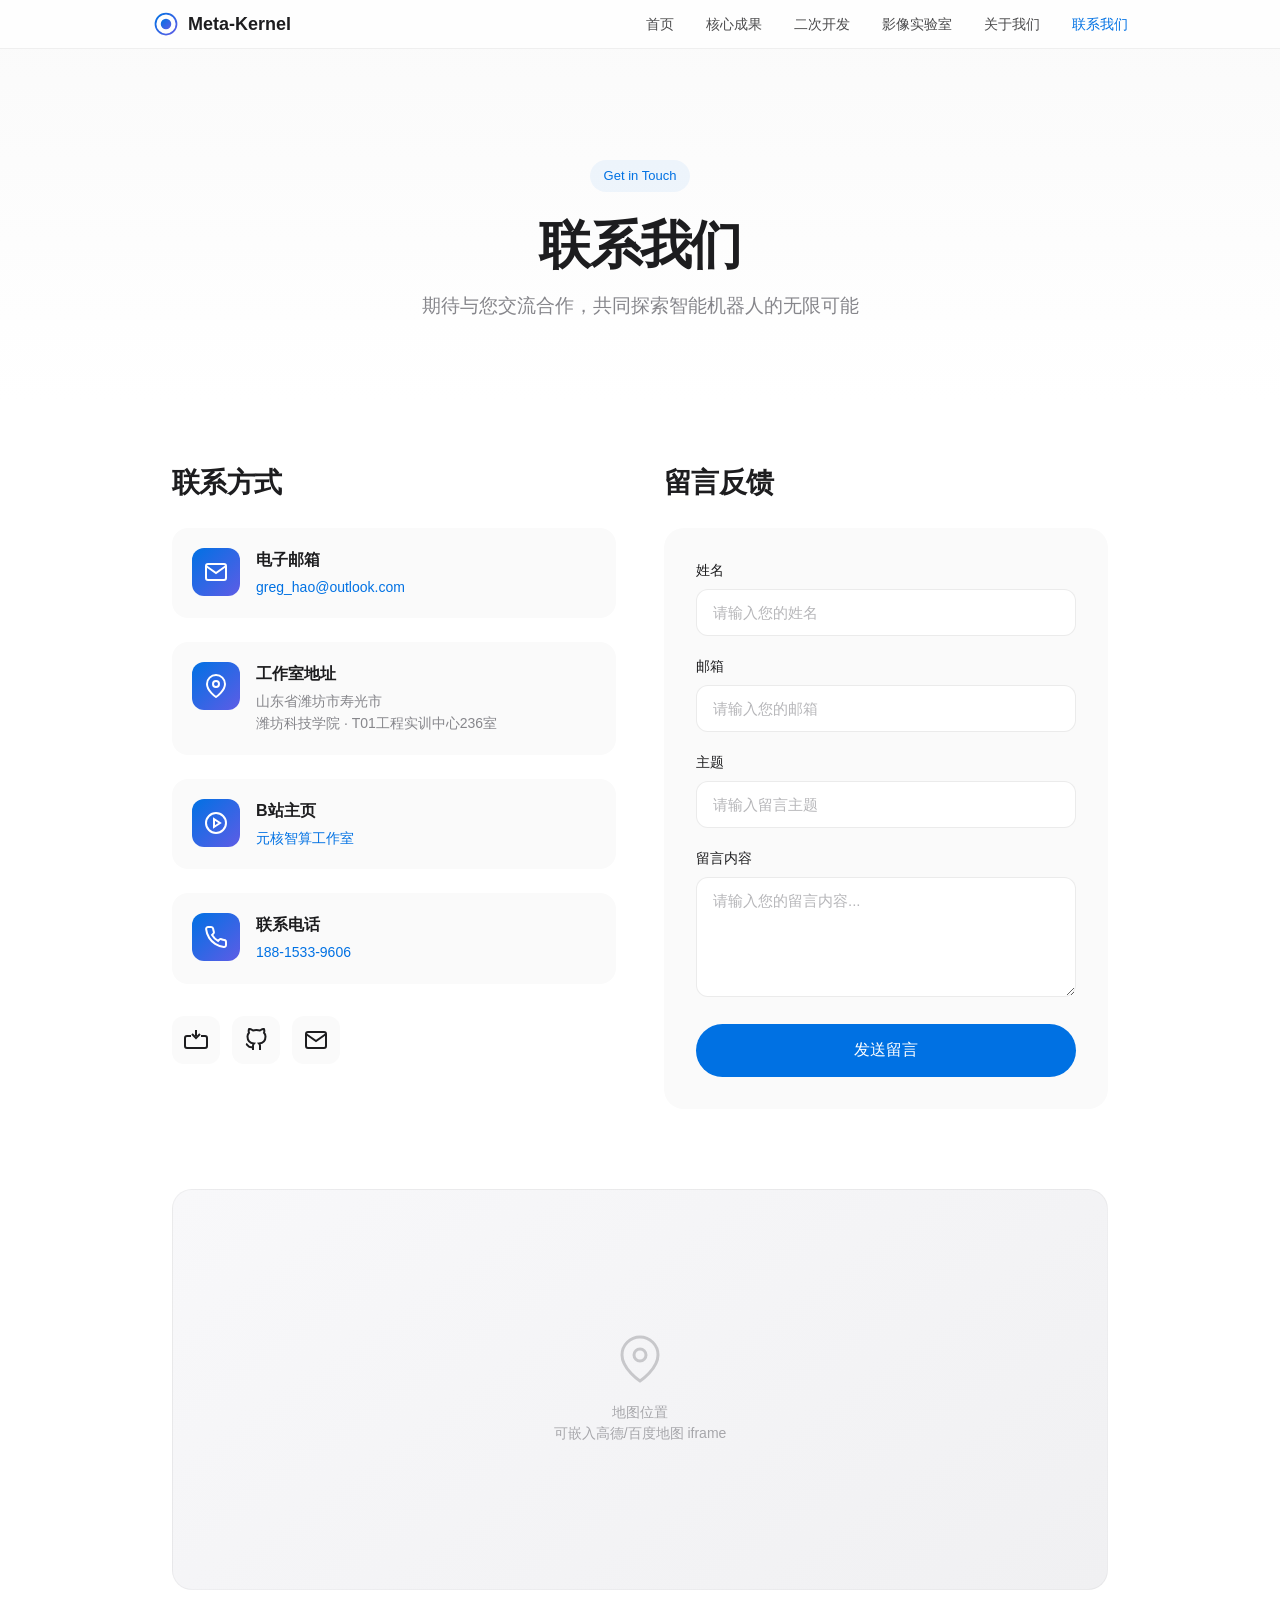
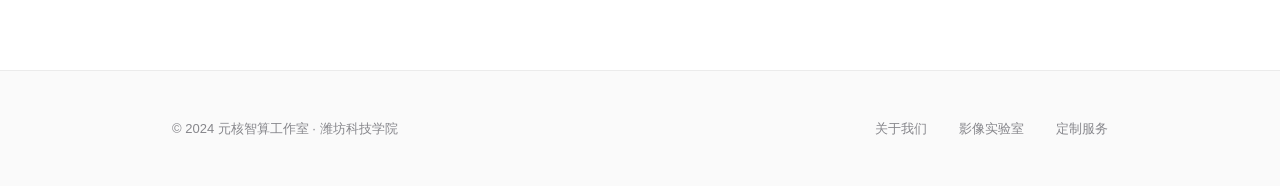
<file: contact.html>
<!DOCTYPE html>
<html lang="zh-CN">
<head>
  <meta charset="UTF-8">
  <meta name="viewport" content="width=device-width, initial-scale=1.0">
  <meta name="description" content="联系我们 - 元核智算工作室">
  <title>联系我们 | Meta-Kernel Lab</title>
  <link rel="stylesheet" href="css/global.css">
  <style>
    .nav-container {
      position: fixed;
      top: 0;
      left: 0;
      right: 0;
      z-index: var(--z-index-nav);
      background: rgba(255, 255, 255, 0.72);
      backdrop-filter: saturate(180%) blur(20px);
      -webkit-backdrop-filter: saturate(180%) blur(20px);
      border-bottom: 1px solid rgba(0, 0, 0, 0.06);
    }

    .nav {
      display: flex;
      justify-content: space-between;
      align-items: center;
      max-width: 1024px;
      margin: 0 auto;
      padding: 0 var(--spacing-lg);
      height: 48px;
    }

    .nav-logo {
      display: flex;
      align-items: center;
      gap: var(--spacing-sm);
      font-weight: 600;
      font-size: 1.125rem;
      text-decoration: none;
      color: var(--color-text);
    }

    .nav-logo svg {
      width: 28px;
      height: 28px;
    }

    .nav-links {
      display: flex;
      gap: var(--spacing-xl);
      list-style: none;
    }

    .nav-links a {
      color: var(--color-text);
      text-decoration: none;
      font-size: 0.875rem;
      font-weight: 400;
      transition: color 0.3s var(--transition-smooth);
      opacity: 0.8;
    }

    .nav-links a:hover {
      opacity: 1;
      color: var(--color-accent);
    }

    .nav-links a.active {
      opacity: 1;
      color: var(--color-accent);
    }

    .nav-menu-toggle {
      display: none;
      background: none;
      border: none;
      cursor: pointer;
      padding: var(--spacing-sm);
    }

    @media (max-width: 768px) {
      .nav-links {
        position: fixed;
        top: 48px;
        left: 0;
        right: 0;
        background: rgba(255, 255, 255, 0.95);
        backdrop-filter: blur(20px);
        flex-direction: column;
        padding: var(--spacing-lg);
        transform: translateY(-100%);
        opacity: 0;
        transition: all 0.4s var(--transition-smooth);
        pointer-events: none;
        align-items: center;
      }

      .nav-links.active {
        transform: translateY(0);
        opacity: 1;
        pointer-events: auto;
      }

      .nav-menu-toggle {
        display: block;
      }
    }

    .hero {
      padding: 160px var(--spacing-lg) 80px;
      text-align: center;
      background: linear-gradient(180deg, #FAFAFA 0%, #FFFFFF 100%);
    }

    .hero-badge {
      display: inline-flex;
      align-items: center;
      gap: 8px;
      padding: 6px 14px;
      background: rgba(0, 113, 227, 0.06);
      border-radius: 100px;
      font-size: 13px;
      font-weight: 500;
      color: var(--color-accent);
      margin-bottom: var(--spacing-lg);
    }

    .hero-title {
      font-size: clamp(36px, 5vw, 52px);
      font-weight: 600;
      letter-spacing: -0.03em;
      line-height: 1.15;
      margin-bottom: var(--spacing-md);
    }

    .hero-description {
      font-size: clamp(16px, 2vw, 19px);
      color: var(--color-text-secondary);
      max-width: 520px;
      margin: 0 auto;
      line-height: 1.6;
    }

    .contact-section {
      padding: 60px 0 80px;
    }

    .contact-container {
      max-width: 1000px;
      margin: 0 auto;
      padding: 0 var(--spacing-xl);
    }

    .contact-grid {
      display: grid;
      grid-template-columns: 1fr 1fr;
      gap: 48px;
    }

    .contact-info h2 {
      font-size: 28px;
      font-weight: 600;
      margin-bottom: 24px;
      letter-spacing: -0.02em;
    }

    .contact-list {
      display: flex;
      flex-direction: column;
      gap: 24px;
    }

    .contact-item {
      display: flex;
      align-items: flex-start;
      gap: 16px;
      padding: 20px;
      background: #FAFAFA;
      border-radius: 16px;
      transition: all 0.3s var(--transition-smooth);
    }

    .contact-item:hover {
      background: #F5F5F7;
      transform: translateX(4px);
    }

    .contact-icon {
      width: 48px;
      height: 48px;
      background: linear-gradient(135deg, #0071E3 0%, #5E5CE6 100%);
      border-radius: 12px;
      display: flex;
      align-items: center;
      justify-content: center;
      flex-shrink: 0;
    }

    .contact-icon svg {
      width: 24px;
      height: 24px;
      stroke: white;
      fill: none;
    }

    .contact-content h3 {
      font-size: 16px;
      font-weight: 600;
      margin-bottom: 4px;
    }

    .contact-content p {
      font-size: 14px;
      color: var(--color-text-secondary);
      line-height: 1.6;
    }

    .contact-content a {
      color: var(--color-accent);
      text-decoration: none;
      transition: opacity 0.3s;
    }

    .contact-content a:hover {
      opacity: 0.8;
    }

    .social-links {
      display: flex;
      gap: 12px;
      margin-top: 32px;
    }

    .social-link {
      width: 48px;
      height: 48px;
      background: #FAFAFA;
      border-radius: 12px;
      display: flex;
      align-items: center;
      justify-content: center;
      transition: all 0.3s var(--transition-smooth);
      text-decoration: none;
    }

    .social-link:hover {
      background: var(--color-accent);
      transform: translateY(-4px);
    }

    .social-link:hover svg {
      stroke: white;
    }

    .social-link svg {
      width: 24px;
      height: 24px;
      stroke: var(--color-text);
      fill: none;
    }

    .contact-form-wrapper h2 {
      font-size: 28px;
      font-weight: 600;
      margin-bottom: 24px;
      letter-spacing: -0.02em;
    }

    .contact-form {
      background: #FAFAFA;
      border-radius: 20px;
      padding: 32px;
    }

    .form-group {
      margin-bottom: 20px;
    }

    .form-label {
      display: block;
      font-size: 14px;
      font-weight: 500;
      margin-bottom: 8px;
      color: var(--color-text);
    }

    .form-input {
      width: 100%;
      padding: 14px 16px;
      border: 1px solid rgba(0, 0, 0, 0.08);
      border-radius: 12px;
      font-family: var(--font-main);
      font-size: 15px;
      color: var(--color-text);
      background: #FFFFFF;
      transition: all 0.3s var(--transition-smooth);
    }

    .form-input:focus {
      outline: none;
      border-color: var(--color-accent);
      box-shadow: 0 0 0 3px rgba(0, 113, 227, 0.1);
    }

    .form-input::placeholder {
      color: var(--color-text-secondary);
      opacity: 0.6;
    }

    textarea.form-input {
      min-height: 120px;
      resize: vertical;
    }

    .form-submit {
      width: 100%;
      padding: 16px;
      font-size: 16px;
      font-weight: 500;
    }

    .map-section {
      padding: 0 0 80px;
    }

    .map-container {
      max-width: 1000px;
      margin: 0 auto;
      padding: 0 var(--spacing-xl);
    }

    .map-wrapper {
      border-radius: 20px;
      overflow: hidden;
      background: linear-gradient(145deg, #F8F8FA 0%, #F0F0F2 100%);
      aspect-ratio: 21/9;
      display: flex;
      align-items: center;
      justify-content: center;
      border: 1px solid rgba(0, 0, 0, 0.04);
    }

    .map-placeholder {
      text-align: center;
    }

    .map-placeholder svg {
      width: 48px;
      height: 48px;
      stroke: var(--color-text-secondary);
      fill: none;
      opacity: 0.4;
      margin-bottom: 12px;
    }

    .map-placeholder p {
      font-size: 14px;
      color: var(--color-text-secondary);
      opacity: 0.7;
    }

    @media (max-width: 768px) {
      .contact-grid {
        grid-template-columns: 1fr;
        gap: 40px;
      }

      .map-wrapper {
        aspect-ratio: 4/3;
      }
    }

    .footer {
      padding: 48px 0;
      border-top: 1px solid rgba(0, 0, 0, 0.06);
      background: #FAFAFA;
    }

    .footer-content {
      display: flex;
      justify-content: space-between;
      align-items: center;
      flex-wrap: wrap;
      gap: var(--spacing-lg);
      max-width: 1000px;
      margin: 0 auto;
      padding: 0 var(--spacing-xl);
    }

    .footer-info {
      font-size: 13px;
      color: var(--color-text-secondary);
    }

    .footer-links {
      display: flex;
      gap: var(--spacing-xl);
    }

    .footer-links a {
      font-size: 13px;
      color: var(--color-text-secondary);
      text-decoration: none;
      transition: color 0.3s var(--transition-smooth);
    }

    .footer-links a:hover {
      color: var(--color-accent);
    }

    @media (max-width: 768px) {
      .footer-content {
        flex-direction: column;
        text-align: center;
      }
    }

    .fade-in {
      opacity: 0;
      transform: translateY(30px);
      transition: opacity 0.6s var(--transition-smooth), transform 0.6s var(--transition-smooth);
    }

    .fade-in.visible {
      opacity: 1;
      transform: translateY(0);
    }
  </style>
</head>
<body>
  <div class="progress-bar" id="progressBar"></div>

  <nav class="nav-container">
    <div class="nav">
      <a href="index.html" class="nav-logo">
        <svg viewBox="0 0 32 32" fill="none">
          <circle cx="16" cy="16" r="12" stroke="url(#navGradient)" stroke-width="2"/>
          <circle cx="16" cy="16" r="6" fill="url(#navGradient)"/>
          <defs>
            <linearGradient id="navGradient" x1="0%" y1="0%" x2="100%" y2="100%">
              <stop offset="0%" stop-color="#0071E3"/>
              <stop offset="100%" stop-color="#5E5CE6"/>
            </linearGradient>
          </defs>
        </svg>
        <span>Meta-Kernel</span>
      </a>
      <button class="nav-menu-toggle" id="menuToggle">
        <svg viewBox="0 0 24 24" fill="none" stroke="currentColor" stroke-width="2" width="24" height="24">
          <path d="M3 12h18M3 6h18M3 18h18"/>
        </svg>
      </button>
      <ul class="nav-links" id="navLinks">
        <li><a href="index.html">首页</a></li>
        <li><a href="robots.html">核心成果</a></li>
        <li><a href="custom.html">二次开发</a></li>
        <li><a href="archive.html">影像实验室</a></li>
        <li><a href="about.html">关于我们</a></li>
        <li><a href="contact.html" class="active">联系我们</a></li>
      </ul>
    </div>
  </nav>

  <section class="hero">
    <div class="container">
      <div class="hero-badge">Get in Touch</div>
      <h1 class="hero-title">联系我们</h1>
      <p class="hero-description">期待与您交流合作，共同探索智能机器人的无限可能</p>
    </div>
  </section>

  <section class="contact-section">
    <div class="contact-container">
      <div class="contact-grid">
        <div class="contact-info fade-in">
          <h2>联系方式</h2>
          <div class="contact-list">
            <div class="contact-item">
              <div class="contact-icon">
                <svg viewBox="0 0 24 24" stroke-width="2">
                  <path d="M4 4h16c1.1 0 2 .9 2 2v12c0 1.1-.9 2-2 2H4c-1.1 0-2-.9-2-2V6c0-1.1.9-2 2-2z"/>
                  <polyline points="22,6 12,13 2,6"/>
                </svg>
              </div>
              <div class="contact-content">
                <h3>电子邮箱</h3>
                <p><a href="greg_hao@outlook.com">greg_hao@outlook.com</a></p>
              </div>
            </div>

            <div class="contact-item">
              <div class="contact-icon">
                <svg viewBox="0 0 24 24" stroke-width="2">
                  <path d="M21 10c0 7-9 13-9 13s-9-6-9-13a9 9 0 0118 0z"/>
                  <circle cx="12" cy="10" r="3"/>
                </svg>
              </div>
              <div class="contact-content">
                <h3>工作室地址</h3>
                <p>山东省潍坊市寿光市<br>潍坊科技学院 · T01工程实训中心236室</p>
              </div>
            </div>

            <div class="contact-item">
              <div class="contact-icon">
                <svg viewBox="0 0 24 24" stroke-width="2">
                  <circle cx="12" cy="12" r="10"/>
                  <polygon points="10 8 16 12 10 16 10 8"/>
                </svg>
              </div>
              <div class="contact-content">
                <h3>B站主页</h3>
                <p><a href="https://space.bilibili.com/37305789?spm_id_from=333.1007.0.0" target="_blank" rel="noopener">元核智算工作室</a></p>
              </div>
            </div>

            <div class="contact-item">
              <div class="contact-icon">
                <svg viewBox="0 0 24 24" stroke-width="2">
                  <path d="M22 16.92v3a2 2 0 01-2.18 2 19.79 19.79 0 01-8.63-3.07 19.5 19.5 0 01-6-6 19.79 19.79 0 01-3.07-8.67A2 2 0 014.11 2h3a2 2 0 012 1.72 12.84 12.84 0 00.7 2.81 2 2 0 01-.45 2.11L8.09 9.91a16 16 0 006 6l1.27-1.27a2 2 0 012.11-.45 12.84 12.84 0 002.81.7A2 2 0 0122 16.92z"/>
                </svg>
              </div>
              <div class="contact-content">
                <h3>联系电话</h3>
                <p><a href="tel:+86-188-1533-9606">188-1533-9606</a></p>
              </div>
            </div>
          </div>

          <div class="social-links">
            <a href="https://space.bilibili.com/37305789?spm_id_from=333.1007.0.0" target="_blank" rel="noopener" class="social-link" title="B站">
              <svg viewBox="0 0 24 24" stroke-width="2">
                <path d="M17 8h4a2 2 0 012 2v8a2 2 0 01-2 2H3a2 2 0 01-2-2v-8a2 2 0 012-2h4"/>
                <path d="M12 2v6M8 6l4 4 4-4"/>
              </svg>
            </a>
            <a href="https://github.com/你的用户名" target="_blank" rel="noopener" class="social-link" title="GitHub">
              <svg viewBox="0 0 24 24" stroke-width="2">
                <path d="M9 19c-5 1.5-5-2.5-7-3m14 6v-3.87a3.37 3.37 0 00-.94-2.61c3.14-.35 6.44-1.54 6.44-7A5.44 5.44 0 0020 4.77 5.07 5.07 0 0019.91 1S18.73.65 16 2.48a13.38 13.38 0 00-7 0C6.27.65 5.09 1 5.09 1A5.07 5.07 0 005 4.77a5.44 5.44 0 00-1.5 3.78c0 5.42 3.3 6.61 6.44 7A3.37 3.37 0 009 18.13V22"/>
              </svg>
            </a>
            <a href="mailto:metakernel@example.com" class="social-link" title="邮箱">
              <svg viewBox="0 0 24 24" stroke-width="2">
                <path d="M4 4h16c1.1 0 2 .9 2 2v12c0 1.1-.9 2-2 2H4c-1.1 0-2-.9-2-2V6c0-1.1.9-2 2-2z"/>
                <polyline points="22,6 12,13 2,6"/>
              </svg>
            </a>
          </div>
        </div>

        <div class="contact-form-wrapper fade-in">
          <h2>留言反馈</h2>
          <form class="contact-form" id="contactForm">
            <div class="form-group">
              <label class="form-label" for="name">姓名</label>
              <input type="text" id="name" class="form-input" placeholder="请输入您的姓名" required>
            </div>
            <div class="form-group">
              <label class="form-label" for="email">邮箱</label>
              <input type="email" id="email" class="form-input" placeholder="请输入您的邮箱" required>
            </div>
            <div class="form-group">
              <label class="form-label" for="subject">主题</label>
              <input type="text" id="subject" class="form-input" placeholder="请输入留言主题">
            </div>
            <div class="form-group">
              <label class="form-label" for="message">留言内容</label>
              <textarea id="message" class="form-input" placeholder="请输入您的留言内容..." required></textarea>
            </div>
            <button type="submit" class="btn btn-primary form-submit">发送留言</button>
          </form>
        </div>
      </div>
    </div>
  </section>

  <section class="map-section">
    <div class="map-container">
      <div class="map-wrapper fade-in">
        <div class="map-placeholder">
          <svg viewBox="0 0 24 24" stroke-width="1.5">
            <path d="M21 10c0 7-9 13-9 13s-9-6-9-13a9 9 0 0118 0z"/>
            <circle cx="12" cy="10" r="3"/>
          </svg>
          <p>地图位置<br>可嵌入高德/百度地图 iframe</p>
        </div>
      </div>
    </div>
  </section>

  <footer class="footer">
    <div class="footer-content">
      <div class="footer-info">© 2024 元核智算工作室 · 潍坊科技学院</div>
      <div class="footer-links">
        <a href="about.html">关于我们</a>
        <a href="archive.html">影像实验室</a>
        <a href="custom.html">定制服务</a>
      </div>
    </div>
  </footer>

  <script>
    const menuToggle = document.getElementById('menuToggle');
    const navLinks = document.getElementById('navLinks');

    menuToggle.addEventListener('click', () => {
      navLinks.classList.toggle('active');
    });

    window.addEventListener('scroll', () => {
      const scrollTop = window.scrollY;
      const docHeight = document.documentElement.scrollHeight - window.innerHeight;
      const scrollPercent = (scrollTop / docHeight) * 100;
      document.getElementById('progressBar').style.width = scrollPercent + '%';
    });

    const observerOptions = {
      threshold: 0.1,
      rootMargin: '0px 0px -50px 0px'
    };

    const observer = new IntersectionObserver((entries) => {
      entries.forEach(entry => {
        if (entry.isIntersecting) {
          entry.target.classList.add('visible');
        }
      });
    }, observerOptions);

    document.querySelectorAll('.fade-in').forEach(el => {
      observer.observe(el);
    });

    document.getElementById('contactForm').addEventListener('submit', (e) => {
      e.preventDefault();
      alert('感谢您的留言！我们会尽快回复您。');
      e.target.reset();
    });
  </script>
</body>
</html>
</file>
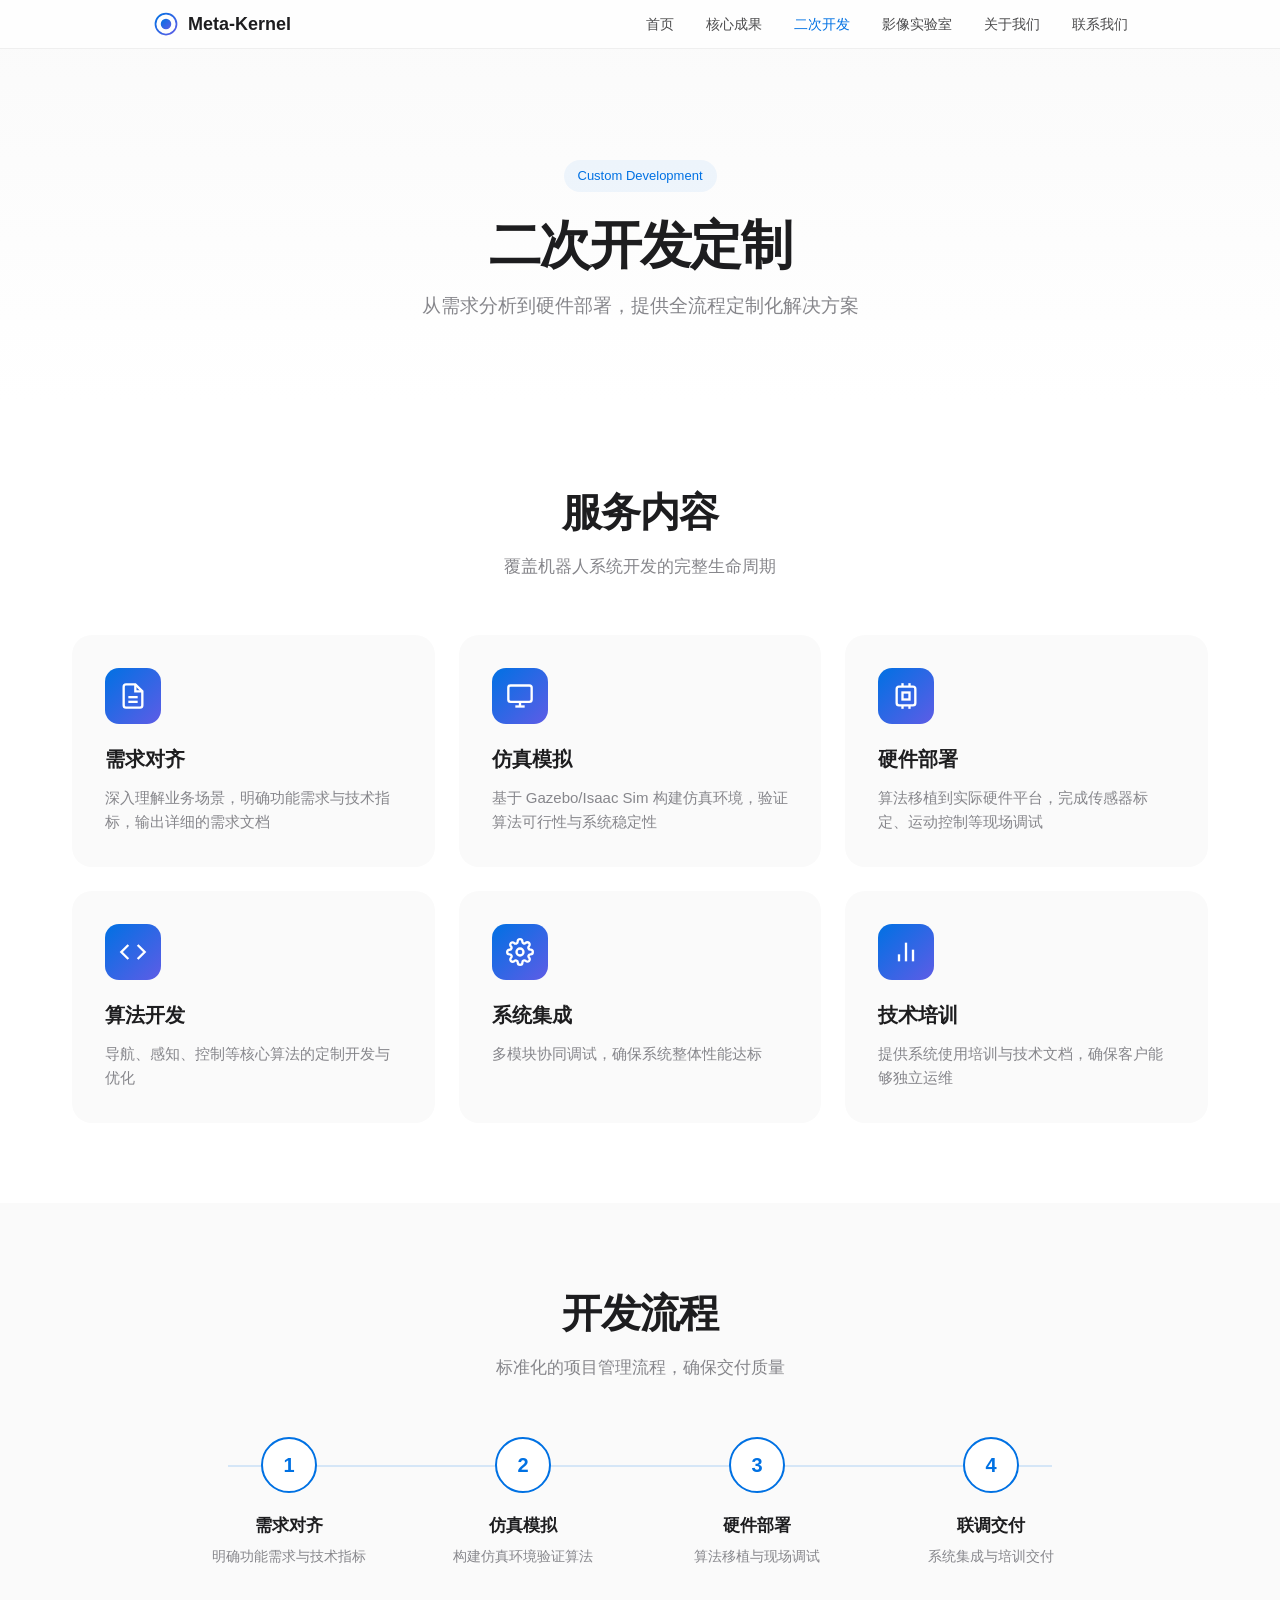
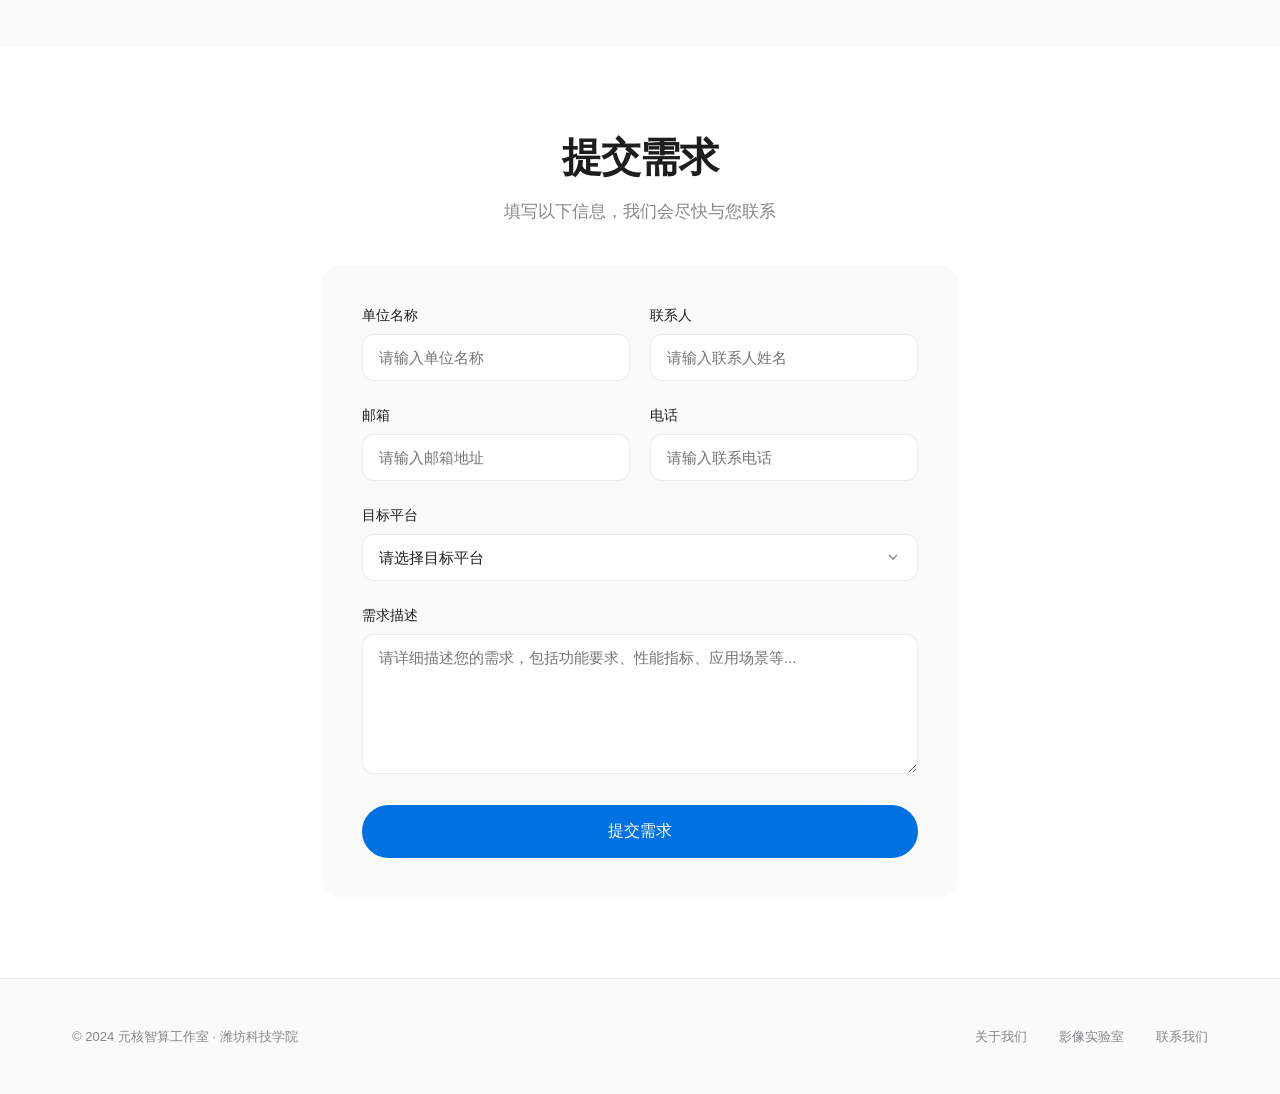
<file: custom.html>
<!DOCTYPE html>
<html lang="zh-CN">
<head>
  <meta charset="UTF-8">
  <meta name="viewport" content="width=device-width, initial-scale=1.0">
  <meta name="description" content="二次开发定制 - 元核智算工作室">
  <title>二次开发定制 | Meta-Kernel Lab</title>
  <link rel="stylesheet" href="css/global.css">
  <style>
    .nav-container {
      position: fixed;
      top: 0;
      left: 0;
      right: 0;
      z-index: var(--z-index-nav);
      background: rgba(255, 255, 255, 0.72);
      backdrop-filter: saturate(180%) blur(20px);
      -webkit-backdrop-filter: saturate(180%) blur(20px);
      border-bottom: 1px solid rgba(0, 0, 0, 0.06);
    }

    .nav {
      display: flex;
      justify-content: space-between;
      align-items: center;
      max-width: 1024px;
      margin: 0 auto;
      padding: 0 var(--spacing-lg);
      height: 48px;
    }

    .nav-logo {
      display: flex;
      align-items: center;
      gap: var(--spacing-sm);
      font-weight: 600;
      font-size: 1.125rem;
      text-decoration: none;
      color: var(--color-text);
    }

    .nav-logo svg {
      width: 28px;
      height: 28px;
    }

    .nav-links {
      display: flex;
      gap: var(--spacing-xl);
      list-style: none;
    }

    .nav-links a {
      color: var(--color-text);
      text-decoration: none;
      font-size: 0.875rem;
      font-weight: 400;
      transition: color 0.3s var(--transition-smooth);
      opacity: 0.8;
    }

    .nav-links a:hover {
      opacity: 1;
      color: var(--color-accent);
    }

    .nav-links a.active {
      opacity: 1;
      color: var(--color-accent);
    }

    .nav-menu-toggle {
      display: none;
      background: none;
      border: none;
      cursor: pointer;
      padding: var(--spacing-sm);
    }

    @media (max-width: 768px) {
      .nav-links {
        position: fixed;
        top: 48px;
        left: 0;
        right: 0;
        background: rgba(255, 255, 255, 0.95);
        backdrop-filter: blur(20px);
        flex-direction: column;
        padding: var(--spacing-lg);
        transform: translateY(-100%);
        opacity: 0;
        transition: all 0.4s var(--transition-smooth);
        pointer-events: none;
        align-items: center;
      }

      .nav-links.active {
        transform: translateY(0);
        opacity: 1;
        pointer-events: auto;
      }

      .nav-menu-toggle {
        display: block;
      }
    }

    .hero {
      padding: 160px var(--spacing-lg) 80px;
      text-align: center;
      background: linear-gradient(180deg, #FAFAFA 0%, #FFFFFF 100%);
    }

    .hero-badge {
      display: inline-flex;
      align-items: center;
      gap: 8px;
      padding: 6px 14px;
      background: rgba(0, 113, 227, 0.06);
      border-radius: 100px;
      font-size: 13px;
      font-weight: 500;
      color: var(--color-accent);
      margin-bottom: var(--spacing-lg);
    }

    .hero-title {
      font-size: clamp(36px, 5vw, 52px);
      font-weight: 600;
      letter-spacing: -0.03em;
      line-height: 1.15;
      margin-bottom: var(--spacing-md);
    }

    .hero-description {
      font-size: clamp(16px, 2vw, 19px);
      color: var(--color-text-secondary);
      max-width: 520px;
      margin: 0 auto;
      line-height: 1.6;
    }

    .services-section {
      padding: 80px 0;
    }

    .services-container {
      max-width: 1200px;
      margin: 0 auto;
      padding: 0 var(--spacing-xl);
    }

    .services-header {
      text-align: center;
      margin-bottom: 56px;
    }

    .services-header h2 {
      font-size: clamp(28px, 4vw, 40px);
      font-weight: 600;
      letter-spacing: -0.02em;
      margin-bottom: 12px;
    }

    .services-header p {
      font-size: 17px;
      color: var(--color-text-secondary);
    }

    .services-grid {
      display: grid;
      grid-template-columns: repeat(3, 1fr);
      gap: 24px;
    }

    .service-card {
      background: #FAFAFA;
      border-radius: 20px;
      padding: 32px;
      transition: all 0.4s var(--transition-smooth);
      border: 1px solid transparent;
    }

    .service-card:hover {
      background: #FFFFFF;
      border-color: rgba(0, 113, 227, 0.1);
      transform: translateY(-4px);
      box-shadow: 0 12px 40px rgba(0, 0, 0, 0.08);
    }

    .service-icon {
      width: 56px;
      height: 56px;
      background: linear-gradient(135deg, #0071E3 0%, #5E5CE6 100%);
      border-radius: 14px;
      display: flex;
      align-items: center;
      justify-content: center;
      margin-bottom: 20px;
    }

    .service-icon svg {
      width: 28px;
      height: 28px;
      stroke: white;
      fill: none;
    }

    .service-title {
      font-size: 20px;
      font-weight: 600;
      margin-bottom: 12px;
    }

    .service-desc {
      font-size: 15px;
      color: var(--color-text-secondary);
      line-height: 1.6;
    }

    @media (max-width: 1024px) {
      .services-grid {
        grid-template-columns: repeat(2, 1fr);
      }
    }

    @media (max-width: 768px) {
      .services-grid {
        grid-template-columns: 1fr;
      }
    }

    .process-section {
      padding: 80px 0;
      background: #FAFAFA;
    }

    .process-container {
      max-width: 1000px;
      margin: 0 auto;
      padding: 0 var(--spacing-xl);
    }

    .process-header {
      text-align: center;
      margin-bottom: 56px;
    }

    .process-header h2 {
      font-size: clamp(28px, 4vw, 40px);
      font-weight: 600;
      letter-spacing: -0.02em;
      margin-bottom: 12px;
    }

    .process-header p {
      font-size: 17px;
      color: var(--color-text-secondary);
    }

    .stepper {
      display: flex;
      justify-content: space-between;
      position: relative;
    }

    .stepper::before {
      content: '';
      position: absolute;
      top: 28px;
      left: 56px;
      right: 56px;
      height: 2px;
      background: rgba(0, 113, 227, 0.15);
    }

    .step {
      display: flex;
      flex-direction: column;
      align-items: center;
      position: relative;
      flex: 1;
      text-align: center;
      padding: 0 16px;
    }

    .step-number {
      width: 56px;
      height: 56px;
      background: #FFFFFF;
      border: 2px solid var(--color-accent);
      border-radius: 50%;
      display: flex;
      align-items: center;
      justify-content: center;
      font-size: 20px;
      font-weight: 600;
      color: var(--color-accent);
      margin-bottom: 20px;
      position: relative;
      z-index: 1;
      transition: all 0.3s var(--transition-smooth);
    }

    .step:hover .step-number {
      background: var(--color-accent);
      color: white;
      transform: scale(1.1);
    }

    .step-title {
      font-size: 17px;
      font-weight: 600;
      margin-bottom: 8px;
    }

    .step-desc {
      font-size: 14px;
      color: var(--color-text-secondary);
      line-height: 1.5;
      max-width: 160px;
    }

    @media (max-width: 768px) {
      .stepper {
        flex-direction: column;
        gap: 32px;
      }

      .stepper::before {
        top: 0;
        bottom: 0;
        left: 28px;
        right: auto;
        width: 2px;
        height: auto;
      }

      .step {
        flex-direction: row;
        text-align: left;
        padding: 0;
      }

      .step-number {
        margin-bottom: 0;
        margin-right: 20px;
        flex-shrink: 0;
      }

      .step-desc {
        max-width: none;
      }
    }

    .form-section {
      padding: 80px 0;
    }

    .form-container {
      max-width: 700px;
      margin: 0 auto;
      padding: 0 var(--spacing-xl);
    }

    .form-header {
      text-align: center;
      margin-bottom: 40px;
    }

    .form-header h2 {
      font-size: clamp(28px, 4vw, 40px);
      font-weight: 600;
      letter-spacing: -0.02em;
      margin-bottom: 12px;
    }

    .form-header p {
      font-size: 17px;
      color: var(--color-text-secondary);
    }

    .custom-form {
      background: #FAFAFA;
      border-radius: 20px;
      padding: 40px;
    }

    .form-row {
      display: grid;
      grid-template-columns: 1fr 1fr;
      gap: 20px;
    }

    .form-group {
      margin-bottom: 24px;
    }

    .form-label {
      display: block;
      font-size: 14px;
      font-weight: 500;
      margin-bottom: 8px;
      color: var(--color-text);
    }

    .form-input,
    .form-select {
      width: 100%;
      padding: 14px 16px;
      border: 1px solid rgba(0, 0, 0, 0.08);
      border-radius: 12px;
      font-family: var(--font-main);
      font-size: 15px;
      color: var(--color-text);
      background: #FFFFFF;
      transition: all 0.3s var(--transition-smooth);
    }

    .form-input:focus,
    .form-select:focus {
      outline: none;
      border-color: var(--color-accent);
      box-shadow: 0 0 0 3px rgba(0, 113, 227, 0.1);
    }

    .form-select {
      appearance: none;
      background-image: url("data:image/svg+xml,%3Csvg xmlns='http://www.w3.org/2000/svg' width='16' height='16' viewBox='0 0 24 24' fill='none' stroke='%2386868B' stroke-width='2'%3E%3Cpath d='M6 9l6 6 6-6'/%3E%3C/svg%3E");
      background-repeat: no-repeat;
      background-position: right 16px center;
      padding-right: 48px;
    }

    textarea.form-input {
      min-height: 140px;
      resize: vertical;
    }

    .form-submit {
      width: 100%;
      padding: 16px;
      font-size: 16px;
      font-weight: 500;
    }

    @media (max-width: 768px) {
      .form-row {
        grid-template-columns: 1fr;
      }

      .custom-form {
        padding: 24px;
      }
    }

    .footer {
      padding: 48px 0;
      border-top: 1px solid rgba(0, 0, 0, 0.06);
      background: #FAFAFA;
    }

    .footer-content {
      display: flex;
      justify-content: space-between;
      align-items: center;
      flex-wrap: wrap;
      gap: var(--spacing-lg);
      max-width: 1200px;
      margin: 0 auto;
      padding: 0 var(--spacing-xl);
    }

    .footer-info {
      font-size: 13px;
      color: var(--color-text-secondary);
    }

    .footer-links {
      display: flex;
      gap: var(--spacing-xl);
    }

    .footer-links a {
      font-size: 13px;
      color: var(--color-text-secondary);
      text-decoration: none;
      transition: color 0.3s var(--transition-smooth);
    }

    .footer-links a:hover {
      color: var(--color-accent);
    }

    @media (max-width: 768px) {
      .footer-content {
        flex-direction: column;
        text-align: center;
      }
    }

    .fade-in {
      opacity: 0;
      transform: translateY(30px);
      transition: opacity 0.6s var(--transition-smooth), transform 0.6s var(--transition-smooth);
    }

    .fade-in.visible {
      opacity: 1;
      transform: translateY(0);
    }
  </style>
</head>
<body>
  <div class="progress-bar" id="progressBar"></div>

  <nav class="nav-container">
    <div class="nav">
      <a href="index.html" class="nav-logo">
        <svg viewBox="0 0 32 32" fill="none">
          <circle cx="16" cy="16" r="12" stroke="url(#navGradient)" stroke-width="2"/>
          <circle cx="16" cy="16" r="6" fill="url(#navGradient)"/>
          <defs>
            <linearGradient id="navGradient" x1="0%" y1="0%" x2="100%" y2="100%">
              <stop offset="0%" stop-color="#0071E3"/>
              <stop offset="100%" stop-color="#5E5CE6"/>
            </linearGradient>
          </defs>
        </svg>
        <span>Meta-Kernel</span>
      </a>
      <button class="nav-menu-toggle" id="menuToggle">
        <svg viewBox="0 0 24 24" fill="none" stroke="currentColor" stroke-width="2" width="24" height="24">
          <path d="M3 12h18M3 6h18M3 18h18"/>
        </svg>
      </button>
      <ul class="nav-links" id="navLinks">
        <li><a href="index.html">首页</a></li>
        <li><a href="robots.html">核心成果</a></li>
        <li><a href="custom.html" class="active">二次开发</a></li>
        <li><a href="archive.html">影像实验室</a></li>
        <li><a href="about.html">关于我们</a></li>
        <li><a href="contact.html">联系我们</a></li>
      </ul>
    </div>
  </nav>

  <section class="hero">
    <div class="container">
      <div class="hero-badge">Custom Development</div>
      <h1 class="hero-title">二次开发定制</h1>
      <p class="hero-description">从需求分析到硬件部署，提供全流程定制化解决方案</p>
    </div>
  </section>

  <section class="services-section">
    <div class="services-container">
      <div class="services-header fade-in">
        <h2>服务内容</h2>
        <p>覆盖机器人系统开发的完整生命周期</p>
      </div>
      <div class="services-grid">
        <div class="service-card fade-in">
          <div class="service-icon">
            <svg viewBox="0 0 24 24" stroke-width="2">
              <path d="M14 2H6a2 2 0 00-2 2v16a2 2 0 002 2h12a2 2 0 002-2V8z"/>
              <polyline points="14 2 14 8 20 8"/>
              <line x1="16" y1="13" x2="8" y2="13"/>
              <line x1="16" y1="17" x2="8" y2="17"/>
            </svg>
          </div>
          <h3 class="service-title">需求对齐</h3>
          <p class="service-desc">深入理解业务场景，明确功能需求与技术指标，输出详细的需求文档</p>
        </div>
        <div class="service-card fade-in">
          <div class="service-icon">
            <svg viewBox="0 0 24 24" stroke-width="2">
              <rect x="2" y="3" width="20" height="14" rx="2" ry="2"/>
              <line x1="8" y1="21" x2="16" y2="21"/>
              <line x1="12" y1="17" x2="12" y2="21"/>
            </svg>
          </div>
          <h3 class="service-title">仿真模拟</h3>
          <p class="service-desc">基于 Gazebo/Isaac Sim 构建仿真环境，验证算法可行性与系统稳定性</p>
        </div>
        <div class="service-card fade-in">
          <div class="service-icon">
            <svg viewBox="0 0 24 24" stroke-width="2">
              <rect x="4" y="4" width="16" height="16" rx="2" ry="2"/>
              <rect x="9" y="9" width="6" height="6"/>
              <line x1="9" y1="1" x2="9" y2="4"/>
              <line x1="15" y1="1" x2="15" y2="4"/>
              <line x1="9" y1="20" x2="9" y2="23"/>
              <line x1="15" y1="20" x2="15" y2="23"/>
            </svg>
          </div>
          <h3 class="service-title">硬件部署</h3>
          <p class="service-desc">算法移植到实际硬件平台，完成传感器标定、运动控制等现场调试</p>
        </div>
        <div class="service-card fade-in">
          <div class="service-icon">
            <svg viewBox="0 0 24 24" stroke-width="2">
              <polyline points="16 18 22 12 16 6"/>
              <polyline points="8 6 2 12 8 18"/>
            </svg>
          </div>
          <h3 class="service-title">算法开发</h3>
          <p class="service-desc">导航、感知、控制等核心算法的定制开发与优化</p>
        </div>
        <div class="service-card fade-in">
          <div class="service-icon">
            <svg viewBox="0 0 24 24" stroke-width="2">
              <circle cx="12" cy="12" r="3"/>
              <path d="M19.4 15a1.65 1.65 0 00.33 1.82l.06.06a2 2 0 010 2.83 2 2 0 01-2.83 0l-.06-.06a1.65 1.65 0 00-1.82-.33 1.65 1.65 0 00-1 1.51V21a2 2 0 01-2 2 2 2 0 01-2-2v-.09A1.65 1.65 0 009 19.4a1.65 1.65 0 00-1.82.33l-.06.06a2 2 0 01-2.83 0 2 2 0 010-2.83l.06-.06a1.65 1.65 0 00.33-1.82 1.65 1.65 0 00-1.51-1H3a2 2 0 01-2-2 2 2 0 012-2h.09A1.65 1.65 0 004.6 9a1.65 1.65 0 00-.33-1.82l-.06-.06a2 2 0 010-2.83 2 2 0 012.83 0l.06.06a1.65 1.65 0 001.82.33H9a1.65 1.65 0 001-1.51V3a2 2 0 012-2 2 2 0 012 2v.09a1.65 1.65 0 001 1.51 1.65 1.65 0 001.82-.33l.06-.06a2 2 0 012.83 0 2 2 0 010 2.83l-.06.06a1.65 1.65 0 00-.33 1.82V9a1.65 1.65 0 001.51 1H21a2 2 0 012 2 2 2 0 01-2 2h-.09a1.65 1.65 0 00-1.51 1z"/>
            </svg>
          </div>
          <h3 class="service-title">系统集成</h3>
          <p class="service-desc">多模块协同调试，确保系统整体性能达标</p>
        </div>
        <div class="service-card fade-in">
          <div class="service-icon">
            <svg viewBox="0 0 24 24" stroke-width="2">
              <path d="M18 20V10"/>
              <path d="M12 20V4"/>
              <path d="M6 20v-6"/>
            </svg>
          </div>
          <h3 class="service-title">技术培训</h3>
          <p class="service-desc">提供系统使用培训与技术文档，确保客户能够独立运维</p>
        </div>
      </div>
    </div>
  </section>

  <section class="process-section">
    <div class="process-container">
      <div class="process-header fade-in">
        <h2>开发流程</h2>
        <p>标准化的项目管理流程，确保交付质量</p>
      </div>
      <div class="stepper fade-in">
        <div class="step">
          <div class="step-number">1</div>
          <div>
            <h3 class="step-title">需求对齐</h3>
            <p class="step-desc">明确功能需求与技术指标</p>
          </div>
        </div>
        <div class="step">
          <div class="step-number">2</div>
          <div>
            <h3 class="step-title">仿真模拟</h3>
            <p class="step-desc">构建仿真环境验证算法</p>
          </div>
        </div>
        <div class="step">
          <div class="step-number">3</div>
          <div>
            <h3 class="step-title">硬件部署</h3>
            <p class="step-desc">算法移植与现场调试</p>
          </div>
        </div>
        <div class="step">
          <div class="step-number">4</div>
          <div>
            <h3 class="step-title">联调交付</h3>
            <p class="step-desc">系统集成与培训交付</p>
          </div>
        </div>
      </div>
    </div>
  </section>

  <section class="form-section">
    <div class="form-container">
      <div class="form-header fade-in">
        <h2>提交需求</h2>
        <p>填写以下信息，我们会尽快与您联系</p>
      </div>
      <form class="custom-form fade-in" id="customForm">
        <div class="form-row">
          <div class="form-group">
            <label class="form-label" for="company">单位名称</label>
            <input type="text" id="company" class="form-input" placeholder="请输入单位名称" required>
          </div>
          <div class="form-group">
            <label class="form-label" for="contact">联系人</label>
            <input type="text" id="contact" class="form-input" placeholder="请输入联系人姓名" required>
          </div>
        </div>
        <div class="form-row">
          <div class="form-group">
            <label class="form-label" for="email">邮箱</label>
            <input type="email" id="email" class="form-input" placeholder="请输入邮箱地址" required>
          </div>
          <div class="form-group">
            <label class="form-label" for="phone">电话</label>
            <input type="tel" id="phone" class="form-input" placeholder="请输入联系电话">
          </div>
        </div>
        <div class="form-group">
          <label class="form-label" for="platform">目标平台</label>
          <select id="platform" class="form-select">
            <option value="">请选择目标平台</option>
            <option value="b2">Unitree B2 四足机器人</option>
            <option value="go2">Unitree Go2 四足机器人</option>
            <option value="arm">自研机械臂</option>
            <option value="mobile">移动操作平台</option>
            <option value="custom">自定义平台</option>
          </select>
        </div>
        <div class="form-group">
          <label class="form-label" for="requirements">需求描述</label>
          <textarea id="requirements" class="form-input" placeholder="请详细描述您的需求，包括功能要求、性能指标、应用场景等..." required></textarea>
        </div>
        <button type="submit" class="btn btn-primary form-submit">提交需求</button>
      </form>
    </div>
  </section>

  <footer class="footer">
    <div class="footer-content">
      <div class="footer-info">© 2024 元核智算工作室 · 潍坊科技学院</div>
      <div class="footer-links">
        <a href="about.html">关于我们</a>
        <a href="archive.html">影像实验室</a>
        <a href="contact.html">联系我们</a>
      </div>
    </div>
  </footer>

  <script>
    const menuToggle = document.getElementById('menuToggle');
    const navLinks = document.getElementById('navLinks');

    menuToggle.addEventListener('click', () => {
      navLinks.classList.toggle('active');
    });

    window.addEventListener('scroll', () => {
      const scrollTop = window.scrollY;
      const docHeight = document.documentElement.scrollHeight - window.innerHeight;
      const scrollPercent = (scrollTop / docHeight) * 100;
      document.getElementById('progressBar').style.width = scrollPercent + '%';
    });

    const observerOptions = {
      threshold: 0.1,
      rootMargin: '0px 0px -50px 0px'
    };

    const observer = new IntersectionObserver((entries) => {
      entries.forEach(entry => {
        if (entry.isIntersecting) {
          entry.target.classList.add('visible');
        }
      });
    }, observerOptions);

    document.querySelectorAll('.fade-in').forEach(el => {
      observer.observe(el);
    });

    document.getElementById('customForm').addEventListener('submit', (e) => {
      e.preventDefault();
      alert('需求已提交！我们会尽快与您联系。');
      e.target.reset();
    });
  </script>
</body>
</html>
</file>
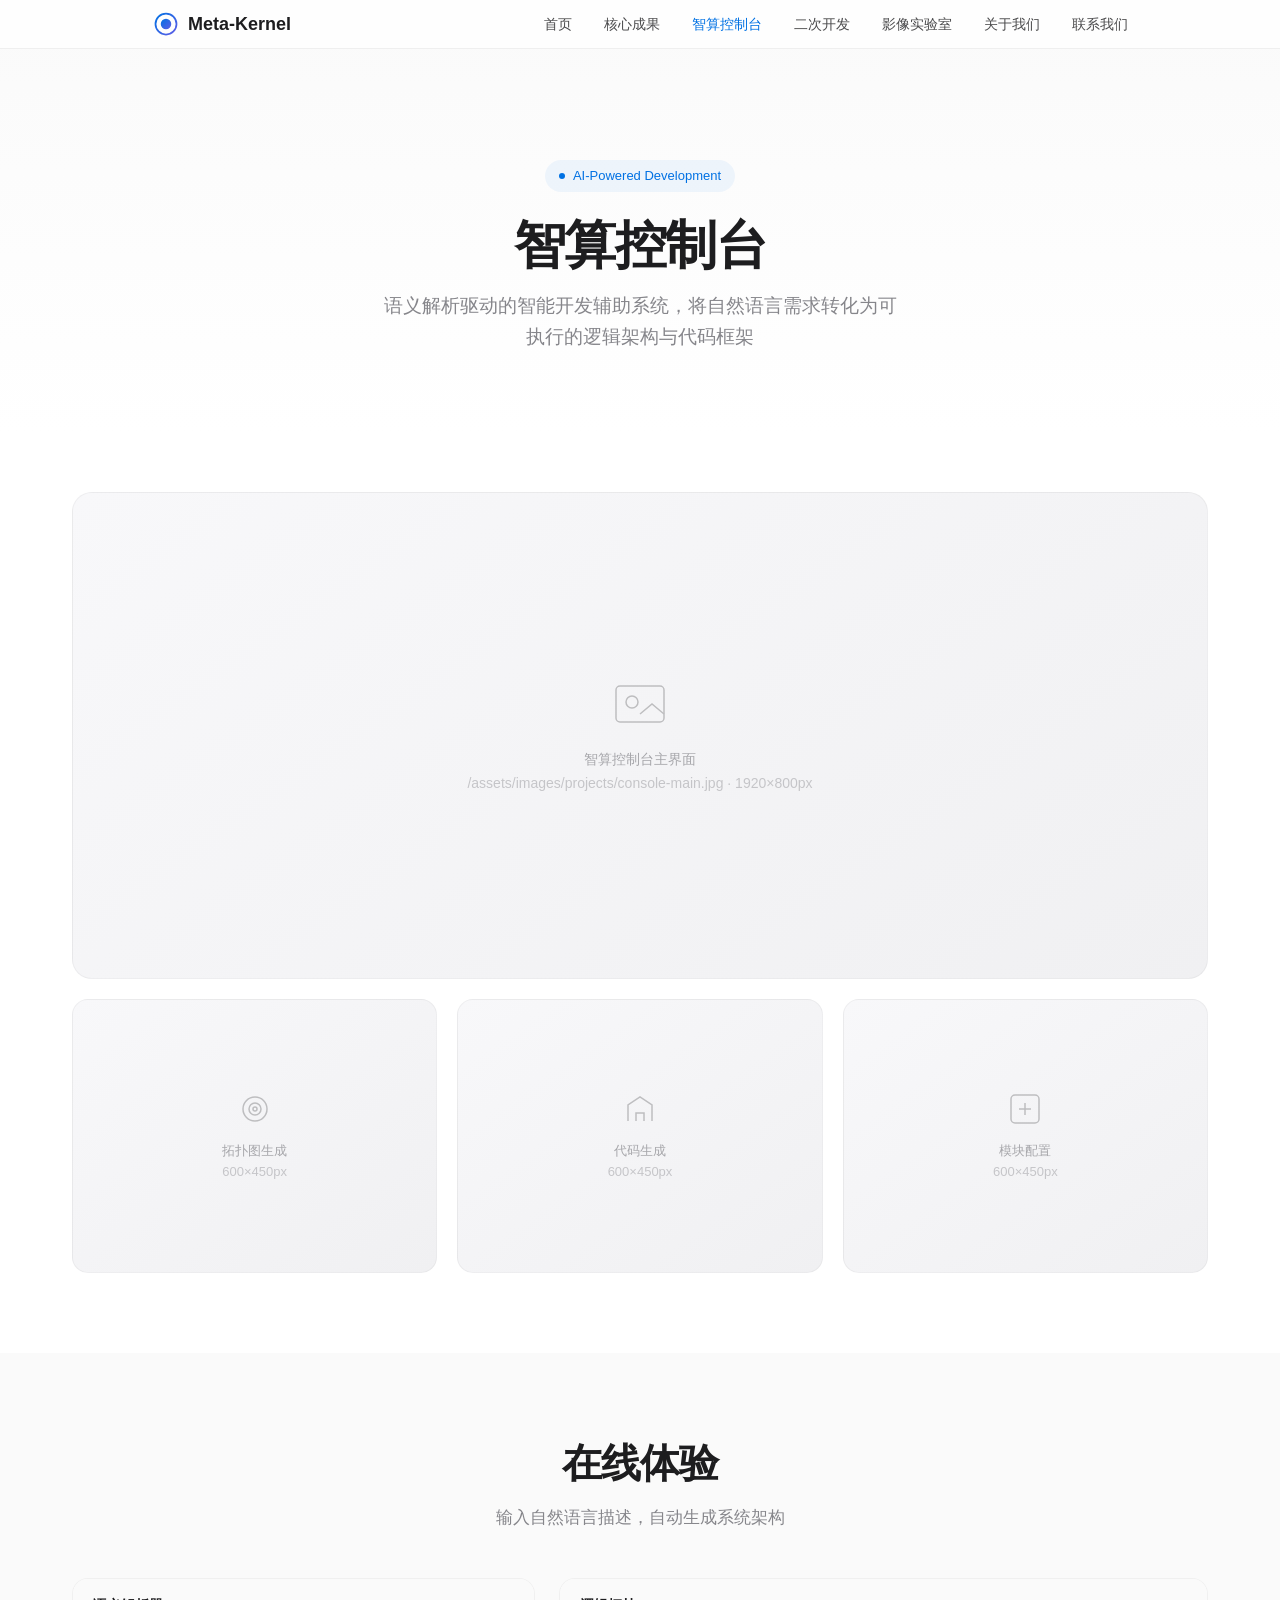
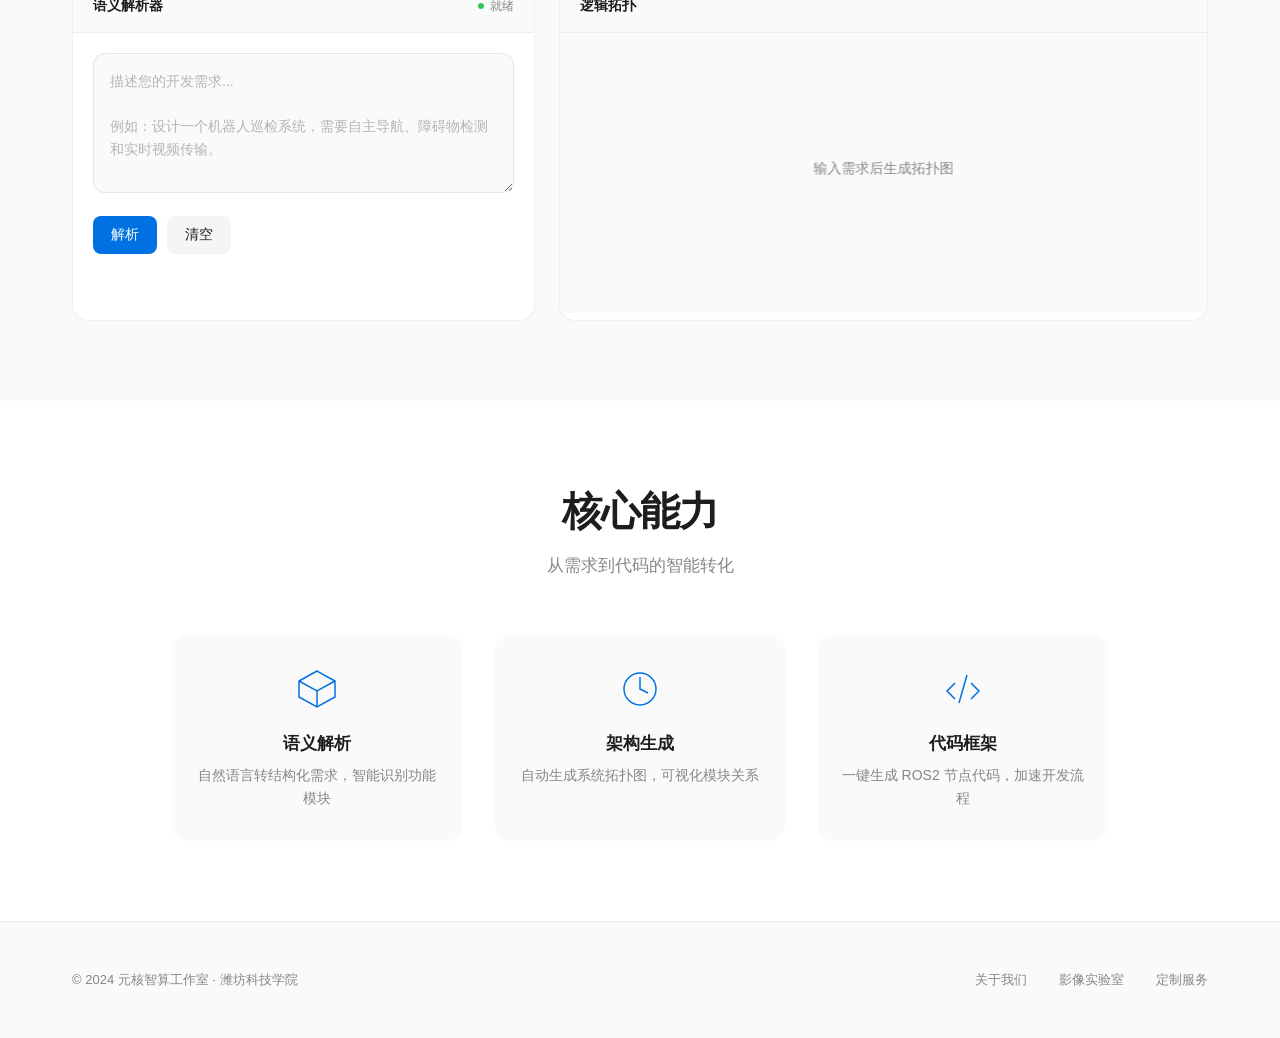
<file: intelligence.html>
<!DOCTYPE html>
<html lang="zh-CN">
<head>
  <meta charset="UTF-8">
  <meta name="viewport" content="width=device-width, initial-scale=1.0">
  <meta name="description" content="智算控制台 - 元核智算工作室">
  <title>智算控制台 | Meta-Kernel Lab</title>
  <link rel="stylesheet" href="css/global.css">
  <style>
    .nav-container {
      position: fixed;
      top: 0;
      left: 0;
      right: 0;
      z-index: var(--z-index-nav);
      background: rgba(255, 255, 255, 0.72);
      backdrop-filter: saturate(180%) blur(20px);
      -webkit-backdrop-filter: saturate(180%) blur(20px);
      border-bottom: 1px solid rgba(0, 0, 0, 0.06);
    }

    .nav {
      display: flex;
      justify-content: space-between;
      align-items: center;
      max-width: 1024px;
      margin: 0 auto;
      padding: 0 var(--spacing-lg);
      height: 48px;
    }

    .nav-logo {
      display: flex;
      align-items: center;
      gap: var(--spacing-sm);
      font-weight: 600;
      font-size: 1.125rem;
      text-decoration: none;
      color: var(--color-text);
    }

    .nav-logo svg {
      width: 28px;
      height: 28px;
    }

    .nav-links {
      display: flex;
      gap: var(--spacing-xl);
      list-style: none;
    }

    .nav-links a {
      color: var(--color-text);
      text-decoration: none;
      font-size: 0.875rem;
      font-weight: 400;
      transition: color 0.3s var(--transition-smooth);
      opacity: 0.8;
    }

    .nav-links a:hover {
      opacity: 1;
      color: var(--color-accent);
    }

    .nav-menu-toggle {
      display: none;
      background: none;
      border: none;
      cursor: pointer;
      padding: var(--spacing-sm);
    }

    @media (max-width: 768px) {
      .nav-links {
        position: fixed;
        top: 48px;
        left: 0;
        right: 0;
        background: rgba(255, 255, 255, 0.95);
        backdrop-filter: blur(20px);
        flex-direction: column;
        padding: var(--spacing-lg);
        transform: translateY(-100%);
        opacity: 0;
        transition: all 0.4s var(--transition-smooth);
        pointer-events: none;
      }

      .nav-links.active {
        transform: translateY(0);
        opacity: 1;
        pointer-events: auto;
      }

      .nav-menu-toggle {
        display: block;
      }
    }

    .hero {
      padding: 160px var(--spacing-lg) 80px;
      text-align: center;
      background: linear-gradient(180deg, #FAFAFA 0%, #FFFFFF 100%);
    }

    .hero-badge {
      display: inline-flex;
      align-items: center;
      gap: 8px;
      padding: 6px 14px;
      background: rgba(0, 113, 227, 0.06);
      border-radius: 100px;
      font-size: 13px;
      font-weight: 500;
      color: var(--color-accent);
      margin-bottom: var(--spacing-lg);
    }

    .hero-badge-dot {
      width: 6px;
      height: 6px;
      background: var(--color-accent);
      border-radius: 50%;
    }

    .hero-title {
      font-size: clamp(36px, 5vw, 52px);
      font-weight: 600;
      letter-spacing: -0.03em;
      line-height: 1.15;
      margin-bottom: var(--spacing-md);
      color: var(--color-text);
    }

    .hero-description {
      font-size: clamp(16px, 2vw, 19px);
      color: var(--color-text-secondary);
      max-width: 520px;
      margin: 0 auto;
      line-height: 1.6;
      font-weight: 400;
    }

    .gallery-section {
      padding: 60px 0 80px;
    }

    .gallery-container {
      max-width: 1200px;
      margin: 0 auto;
      padding: 0 var(--spacing-xl);
    }

    .gallery-main {
      position: relative;
      border-radius: 20px;
      overflow: hidden;
      background: linear-gradient(145deg, #F8F8FA 0%, #F0F0F2 100%);
      aspect-ratio: 21/9;
      margin-bottom: 20px;
      border: 1px solid rgba(0, 0, 0, 0.04);
    }

    .gallery-main .placeholder {
      position: absolute;
      inset: 0;
      display: flex;
      flex-direction: column;
      align-items: center;
      justify-content: center;
      gap: 16px;
    }

    .gallery-main .placeholder-icon {
      width: 56px;
      height: 56px;
      opacity: 0.25;
    }

    .gallery-main .placeholder-text {
      font-size: 14px;
      color: var(--color-text-secondary);
      text-align: center;
      line-height: 1.7;
      opacity: 0.7;
    }

    .gallery-grid {
      display: grid;
      grid-template-columns: repeat(3, 1fr);
      gap: 20px;
    }

    .gallery-item {
      position: relative;
      border-radius: 16px;
      overflow: hidden;
      background: linear-gradient(145deg, #F8F8FA 0%, #F0F0F2 100%);
      aspect-ratio: 4/3;
      border: 1px solid rgba(0, 0, 0, 0.04);
      transition: transform 0.4s var(--transition-smooth), box-shadow 0.4s var(--transition-smooth);
    }

    .gallery-item:hover {
      transform: translateY(-4px);
      box-shadow: 0 12px 40px rgba(0, 0, 0, 0.08);
    }

    .gallery-item .placeholder {
      position: absolute;
      inset: 0;
      display: flex;
      flex-direction: column;
      align-items: center;
      justify-content: center;
      gap: 12px;
    }

    .gallery-item .placeholder-icon {
      width: 40px;
      height: 40px;
      opacity: 0.25;
    }

    .gallery-item .placeholder-text {
      font-size: 13px;
      color: var(--color-text-secondary);
      text-align: center;
      line-height: 1.6;
      opacity: 0.7;
      padding: 0 16px;
    }

    @media (max-width: 768px) {
      .gallery-grid {
        grid-template-columns: 1fr;
      }
      
      .gallery-main {
        aspect-ratio: 16/9;
      }
    }

    .console-section {
      padding: 80px 0;
      background: #FAFAFA;
    }

    .console-header {
      text-align: center;
      margin-bottom: 48px;
    }

    .console-header h2 {
      font-size: clamp(28px, 4vw, 40px);
      font-weight: 600;
      letter-spacing: -0.02em;
      margin-bottom: 12px;
    }

    .console-header p {
      font-size: 17px;
      color: var(--color-text-secondary);
    }

    .console-layout {
      display: grid;
      grid-template-columns: 1fr 1.4fr;
      gap: 24px;
      max-width: 1200px;
      margin: 0 auto;
      padding: 0 var(--spacing-xl);
    }

    .input-panel {
      background: #FFFFFF;
      border-radius: 16px;
      overflow: hidden;
      border: 1px solid rgba(0, 0, 0, 0.06);
    }

    .panel-header {
      padding: 16px 20px;
      border-bottom: 1px solid rgba(0, 0, 0, 0.05);
      display: flex;
      align-items: center;
      justify-content: space-between;
      background: #FAFAFA;
    }

    .panel-title {
      font-size: 14px;
      font-weight: 600;
      color: var(--color-text);
    }

    .status-badge {
      display: flex;
      align-items: center;
      gap: 6px;
      font-size: 12px;
      color: var(--color-text-secondary);
    }

    .status-dot {
      width: 6px;
      height: 6px;
      border-radius: 50%;
      background: #34C759;
    }

    .panel-body {
      padding: 20px;
    }

    .input-field {
      width: 100%;
      min-height: 140px;
      border: 1px solid rgba(0, 0, 0, 0.08);
      border-radius: 12px;
      padding: 16px;
      font-family: var(--font-main);
      font-size: 14px;
      color: var(--color-text);
      resize: vertical;
      transition: all 0.3s var(--transition-smooth);
      background: #FAFAFA;
      line-height: 1.6;
    }

    .input-field:focus {
      outline: none;
      border-color: var(--color-accent);
      background: #FFFFFF;
      box-shadow: 0 0 0 3px rgba(0, 113, 227, 0.08);
    }

    .input-field::placeholder {
      color: var(--color-text-secondary);
      opacity: 0.6;
    }

    .panel-footer {
      display: flex;
      gap: 10px;
      margin-top: 16px;
    }

    .btn-sm {
      padding: 10px 18px;
      font-size: 14px;
      border-radius: 8px;
    }

    .output-panel {
      background: #FFFFFF;
      border-radius: 16px;
      overflow: hidden;
      border: 1px solid rgba(0, 0, 0, 0.06);
    }

    .topology-canvas {
      width: 100%;
      height: 280px;
      background: #FAFAFA;
    }

    .result-panel {
      padding: 16px 20px;
      border-top: 1px solid rgba(0, 0, 0, 0.05);
      display: none;
    }

    .result-panel.active {
      display: block;
    }

    .result-header {
      font-size: 12px;
      font-weight: 600;
      color: var(--color-text-secondary);
      text-transform: uppercase;
      letter-spacing: 0.04em;
      margin-bottom: 12px;
    }

    .result-modules {
      display: flex;
      flex-wrap: wrap;
      gap: 8px;
    }

    .module-tag {
      padding: 5px 12px;
      background: #F5F5F7;
      border-radius: 6px;
      font-size: 12px;
      font-weight: 500;
      color: var(--color-text);
    }

    @media (max-width: 1024px) {
      .console-layout {
        grid-template-columns: 1fr;
      }
    }

    .features-section {
      padding: 80px 0;
    }

    .features-container {
      max-width: 1000px;
      margin: 0 auto;
      padding: 0 var(--spacing-xl);
    }

    .features-header {
      text-align: center;
      margin-bottom: 56px;
    }

    .features-header h2 {
      font-size: clamp(28px, 4vw, 40px);
      font-weight: 600;
      letter-spacing: -0.02em;
      margin-bottom: 12px;
    }

    .features-header p {
      font-size: 17px;
      color: var(--color-text-secondary);
    }

    .features-grid {
      display: grid;
      grid-template-columns: repeat(3, 1fr);
      gap: 32px;
    }

    .feature-item {
      text-align: center;
      padding: 32px 24px;
      border-radius: 16px;
      background: #FAFAFA;
      transition: all 0.3s var(--transition-smooth);
    }

    .feature-item:hover {
      background: #F5F5F7;
    }

    .feature-icon {
      width: 44px;
      height: 44px;
      margin: 0 auto 20px;
      display: flex;
      align-items: center;
      justify-content: center;
    }

    .feature-icon svg {
      width: 44px;
      height: 44px;
      stroke: var(--color-accent);
      fill: none;
      stroke-width: 1.5;
    }

    .feature-title {
      font-size: 17px;
      font-weight: 600;
      margin-bottom: 8px;
      color: var(--color-text);
    }

    .feature-desc {
      font-size: 14px;
      color: var(--color-text-secondary);
      line-height: 1.6;
    }

    @media (max-width: 768px) {
      .features-grid {
        grid-template-columns: 1fr;
        gap: 16px;
      }
    }

    .footer {
      padding: 48px 0;
      border-top: 1px solid rgba(0, 0, 0, 0.06);
      background: #FAFAFA;
    }

    .footer-content {
      display: flex;
      justify-content: space-between;
      align-items: center;
      flex-wrap: wrap;
      gap: var(--spacing-lg);
      max-width: 1200px;
      margin: 0 auto;
      padding: 0 var(--spacing-xl);
    }

    .footer-info {
      font-size: 13px;
      color: var(--color-text-secondary);
    }

    .footer-links {
      display: flex;
      gap: var(--spacing-xl);
    }

    .footer-links a {
      font-size: 13px;
      color: var(--color-text-secondary);
      text-decoration: none;
      transition: color 0.3s var(--transition-smooth);
    }

    .footer-links a:hover {
      color: var(--color-accent);
    }

    @media (max-width: 768px) {
      .footer-content {
        flex-direction: column;
        text-align: center;
      }
    }
  </style>
</head>
<body>
  <div class="progress-bar" id="progressBar"></div>

  <nav class="nav-container">
    <div class="nav">
      <a href="index.html" class="nav-logo">
        <svg viewBox="0 0 32 32" fill="none">
          <circle cx="16" cy="16" r="12" stroke="url(#navGradient)" stroke-width="2"/>
          <circle cx="16" cy="16" r="6" fill="url(#navGradient)"/>
          <defs>
            <linearGradient id="navGradient" x1="0%" y1="0%" x2="100%" y2="100%">
              <stop offset="0%" stop-color="#0071E3"/>
              <stop offset="100%" stop-color="#5E5CE6"/>
            </linearGradient>
          </defs>
        </svg>
        <span>Meta-Kernel</span>
      </a>
      <button class="nav-menu-toggle" id="menuToggle">
        <svg viewBox="0 0 24 24" fill="none" stroke="currentColor" stroke-width="2" width="24" height="24">
          <path d="M3 12h18M3 6h18M3 18h18"/>
        </svg>
      </button>
      <ul class="nav-links" id="navLinks">
        <li><a href="index.html">首页</a></li>
        <li><a href="robots.html">核心成果</a></li>
        <li><a href="intelligence.html" class="active">智算控制台</a></li>
        <li><a href="custom.html">二次开发</a></li>
        <li><a href="archive.html">影像实验室</a></li>
        <li><a href="about.html">关于我们</a></li>
        <li><a href="contact.html">联系我们</a></li>
      </ul>
    </div>
  </nav>

  <section class="hero">
    <div class="container">
      <div class="hero-badge">
        <span class="hero-badge-dot"></span>
        AI-Powered Development
      </div>
      <h1 class="hero-title">智算控制台</h1>
      <p class="hero-description">语义解析驱动的智能开发辅助系统，将自然语言需求转化为可执行的逻辑架构与代码框架</p>
    </div>
  </section>

  <section class="gallery-section">
    <div class="gallery-container">
      <div class="gallery-main">
        <div class="placeholder">
          <svg class="placeholder-icon" viewBox="0 0 56 56" fill="none" stroke="currentColor" stroke-width="1.5">
            <rect x="4" y="10" width="48" height="36" rx="4"/>
            <circle cx="20" cy="26" r="6"/>
            <path d="M52 38l-12-10-12 10"/>
          </svg>
          <div class="placeholder-text">
            智算控制台主界面<br>
            <span style="opacity: 0.6">/assets/images/projects/console-main.jpg · 1920×800px</span>
          </div>
        </div>
      </div>
      <div class="gallery-grid">
        <div class="gallery-item">
          <div class="placeholder">
            <svg class="placeholder-icon" viewBox="0 0 40 40" fill="none" stroke="currentColor" stroke-width="1.5">
              <circle cx="20" cy="20" r="12"/>
              <circle cx="20" cy="20" r="6"/>
              <circle cx="20" cy="20" r="2"/>
            </svg>
            <div class="placeholder-text">
              拓扑图生成<br>
              <span style="opacity: 0.6">600×450px</span>
            </div>
          </div>
        </div>
        <div class="gallery-item">
          <div class="placeholder">
            <svg class="placeholder-icon" viewBox="0 0 40 40" fill="none" stroke="currentColor" stroke-width="1.5">
              <path d="M8 32V16l12-8 12 8v16"/>
              <path d="M16 32V24h8v8"/>
            </svg>
            <div class="placeholder-text">
              代码生成<br>
              <span style="opacity: 0.6">600×450px</span>
            </div>
          </div>
        </div>
        <div class="gallery-item">
          <div class="placeholder">
            <svg class="placeholder-icon" viewBox="0 0 40 40" fill="none" stroke="currentColor" stroke-width="1.5">
              <rect x="6" y="6" width="28" height="28" rx="4"/>
              <path d="M14 20h12M20 14v12"/>
            </svg>
            <div class="placeholder-text">
              模块配置<br>
              <span style="opacity: 0.6">600×450px</span>
            </div>
          </div>
        </div>
      </div>
    </div>
  </section>

  <section class="console-section">
    <div class="console-header">
      <h2>在线体验</h2>
      <p>输入自然语言描述，自动生成系统架构</p>
    </div>
    <div class="console-layout">
      <div class="input-panel">
        <div class="panel-header">
          <span class="panel-title">语义解析器</span>
          <span class="status-badge">
            <span class="status-dot"></span>
            就绪
          </span>
        </div>
        <div class="panel-body">
          <textarea class="input-field" id="inputField" placeholder="描述您的开发需求...&#10;&#10;例如：设计一个机器人巡检系统，需要自主导航、障碍物检测和实时视频传输。"></textarea>
          <div class="panel-footer">
            <button class="btn btn-primary btn-sm" id="parseBtn">解析</button>
            <button class="btn btn-tertiary btn-sm" id="clearBtn">清空</button>
          </div>
        </div>
      </div>

      <div class="output-panel">
        <div class="panel-header">
          <span class="panel-title">逻辑拓扑</span>
        </div>
        <canvas class="topology-canvas" id="topologyCanvas"></canvas>
        <div class="result-panel" id="resultPanel">
          <div class="result-header">识别模块</div>
          <div class="result-modules" id="resultModules"></div>
        </div>
      </div>
    </div>
  </section>

  <section class="features-section">
    <div class="features-container">
      <div class="features-header">
        <h2>核心能力</h2>
        <p>从需求到代码的智能转化</p>
      </div>
      <div class="features-grid">
        <div class="feature-item">
          <div class="feature-icon">
            <svg viewBox="0 0 44 44">
              <path d="M22 4L4 14v16l18 10 18-10V14L22 4z"/>
              <path d="M22 24v16M4 14l18 10 18-10"/>
            </svg>
          </div>
          <h3 class="feature-title">语义解析</h3>
          <p class="feature-desc">自然语言转结构化需求，智能识别功能模块</p>
        </div>
        <div class="feature-item">
          <div class="feature-icon">
            <svg viewBox="0 0 44 44">
              <circle cx="22" cy="22" r="16"/>
              <path d="M22 10v12l8 4"/>
            </svg>
          </div>
          <h3 class="feature-title">架构生成</h3>
          <p class="feature-desc">自动生成系统拓扑图，可视化模块关系</p>
        </div>
        <div class="feature-item">
          <div class="feature-icon">
            <svg viewBox="0 0 44 44">
              <path d="M14 32l-8-8 8-8"/>
              <path d="M30 16l8 8-8 8"/>
              <path d="M26 8L18 36"/>
            </svg>
          </div>
          <h3 class="feature-title">代码框架</h3>
          <p class="feature-desc">一键生成 ROS2 节点代码，加速开发流程</p>
        </div>
      </div>
    </div>
  </section>

  <footer class="footer">
    <div class="footer-content">
      <div class="footer-info">© 2024 元核智算工作室 · 潍坊科技学院</div>
      <div class="footer-links">
        <a href="about.html">关于我们</a>
        <a href="archive.html">影像实验室</a>
        <a href="custom.html">定制服务</a>
      </div>
    </div>
  </footer>

  <script>
    const menuToggle = document.getElementById('menuToggle');
    const navLinks = document.getElementById('navLinks');
    const inputField = document.getElementById('inputField');
    const parseBtn = document.getElementById('parseBtn');
    const clearBtn = document.getElementById('clearBtn');
    const resultPanel = document.getElementById('resultPanel');
    const resultModules = document.getElementById('resultModules');
    const canvas = document.getElementById('topologyCanvas');
    const ctx = canvas.getContext('2d');

    menuToggle.addEventListener('click', () => {
      navLinks.classList.toggle('active');
    });

    window.addEventListener('scroll', () => {
      const scrollTop = window.scrollY;
      const docHeight = document.documentElement.scrollHeight - window.innerHeight;
      const scrollPercent = (scrollTop / docHeight) * 100;
      document.getElementById('progressBar').style.width = scrollPercent + '%';
    });

    function resizeCanvas() {
      const rect = canvas.getBoundingClientRect();
      canvas.width = rect.width * window.devicePixelRatio;
      canvas.height = rect.height * window.devicePixelRatio;
      ctx.scale(window.devicePixelRatio, window.devicePixelRatio);
      drawEmpty();
    }

    const moduleKeywords = {
      '导航': { name: 'Navigation', color: '#0071E3' },
      '路径': { name: 'PathPlanning', color: '#5E5CE6' },
      '障碍': { name: 'Obstacle', color: '#FF9500' },
      '视频': { name: 'Video', color: '#FF3B30' },
      '图像': { name: 'Vision', color: '#34C759' },
      '控制': { name: 'Control', color: '#5856D6' },
      '传感器': { name: 'Sensor', color: '#FF2D55' },
      '通信': { name: 'Comm', color: '#00C7BE' },
      '定位': { name: 'Loc', color: '#AF52DE' },
      '建图': { name: 'SLAM', color: '#FF9500' },
      '抓取': { name: 'Grasp', color: '#32ADE6' },
      '识别': { name: 'Detect', color: '#30D158' }
    };

    function drawEmpty() {
      const width = canvas.width / window.devicePixelRatio;
      const height = canvas.height / window.devicePixelRatio;
      ctx.clearRect(0, 0, width, height);
      ctx.fillStyle = '#86868B';
      ctx.font = '14px -apple-system, BlinkMacSystemFont, sans-serif';
      ctx.textAlign = 'center';
      ctx.fillText('输入需求后生成拓扑图', width / 2, height / 2);
    }

    function parseInput(text) {
      const modules = [];
      for (const [keyword, info] of Object.entries(moduleKeywords)) {
        if (text.includes(keyword)) {
          modules.push(info);
        }
      }
      return modules;
    }

    function drawTopology(modules) {
      const width = canvas.width / window.devicePixelRatio;
      const height = canvas.height / window.devicePixelRatio;
      ctx.clearRect(0, 0, width, height);

      if (modules.length === 0) {
        drawEmpty();
        return;
      }

      const centerX = width / 2;
      const centerY = height / 2;
      const radius = Math.min(width, height) * 0.30;

      const positions = modules.map((_, i) => {
        const angle = (2 * Math.PI * i) / modules.length - Math.PI / 2;
        return {
          x: centerX + radius * Math.cos(angle),
          y: centerY + radius * Math.sin(angle)
        };
      });

      ctx.strokeStyle = 'rgba(0, 113, 227, 0.12)';
      ctx.lineWidth = 1;
      for (let i = 0; i < modules.length; i++) {
        for (let j = i + 1; j < modules.length; j++) {
          ctx.beginPath();
          ctx.moveTo(positions[i].x, positions[i].y);
          ctx.lineTo(positions[j].x, positions[j].y);
          ctx.stroke();
        }
      }

      const nodeRadius = 28;
      modules.forEach((module, i) => {
        const pos = positions[i];

        ctx.beginPath();
        ctx.arc(pos.x, pos.y, nodeRadius, 0, Math.PI * 2);
        ctx.fillStyle = module.color;
        ctx.fill();

        ctx.fillStyle = '#FFFFFF';
        ctx.font = '600 10px -apple-system, BlinkMacSystemFont, sans-serif';
        ctx.textAlign = 'center';
        ctx.textBaseline = 'middle';
        ctx.fillText(module.name, pos.x, pos.y);
      });
    }

    resizeCanvas();
    window.addEventListener('resize', resizeCanvas);

    parseBtn.addEventListener('click', () => {
      const text = inputField.value.trim();
      if (!text) return;

      const modules = parseInput(text);
      
      resultPanel.classList.add('active');
      resultModules.innerHTML = modules.map(m => 
        `<span class="module-tag" style="border-left: 2px solid ${m.color}">${m.name}</span>`
      ).join('');

      drawTopology(modules);
    });

    clearBtn.addEventListener('click', () => {
      inputField.value = '';
      resultPanel.classList.remove('active');
      resultModules.innerHTML = '';
      drawEmpty();
    });
  </script>
</body>
</html>
</file>
<file: css/global.css>
:root {
  --color-bg: #FFFFFF;
  --color-bg-secondary: #F5F5F7;
  --color-bg-tertiary: #FBFBFD;
  --color-text: #1D1D1F;
  --color-text-secondary: #86868B;
  --color-accent: #0071E3;
  --color-accent-hover: #0077ED;
  --color-accent-purple: #5E5CE6;
  --color-accent-gradient: linear-gradient(135deg, #0071E3 0%, #5E5CE6 100%);
  --color-border: #D2D2D7;
  --color-surface: #FFFFFF;
  --color-surface-elevated: #FFFFFF;
  
  --font-main: -apple-system, BlinkMacSystemFont, "SF Pro Display", "SF Pro Text", "Helvetica Neue", Arial, sans-serif;
  --font-mono: "SF Mono", Monaco, "Cascadia Code", "Roboto Mono", Consolas, monospace;
  
  --spacing-xs: 4px;
  --spacing-sm: 8px;
  --spacing-md: 16px;
  --spacing-lg: 24px;
  --spacing-xl: 32px;
  --spacing-2xl: 48px;
  --spacing-3xl: 80px;
  --spacing-4xl: 120px;
  
  --border-radius-sm: 12px;
  --border-radius-md: 18px;
  --border-radius-lg: 24px;
  --border-radius-xl: 32px;
  
  --transition-smooth: cubic-bezier(0.25, 0.1, 0.25, 1);
  --transition-spring: cubic-bezier(0.34, 1.56, 0.64, 1);
  --transition-default: cubic-bezier(0.25, 0.1, 0.25, 1);
  
  --z-index-nav: 100;
  --z-index-modal: 200;
  --z-index-toast: 300;
  
  --shadow-sm: 0 2px 8px rgba(0, 0, 0, 0.04);
  --shadow-md: 0 4px 20px rgba(0, 0, 0, 0.08);
  --shadow-lg: 0 12px 40px rgba(0, 0, 0, 0.12);
  --shadow-card: 0 4px 24px rgba(0, 0, 0, 0.06);
  --shadow-elevated: 0 8px 32px rgba(0, 0, 0, 0.1);
}

* {
  margin: 0;
  padding: 0;
  box-sizing: border-box;
}

html {
  scroll-behavior: smooth;
}

body {
  font-family: var(--font-main);
  background-color: var(--color-bg);
  color: var(--color-text);
  line-height: 1.5;
  overflow-x: hidden;
  -webkit-font-smoothing: antialiased;
  -moz-osx-font-smoothing: grayscale;
}

::-webkit-scrollbar {
  width: 10px;
  height: 10px;
}

::-webkit-scrollbar-track {
  background: transparent;
}

::-webkit-scrollbar-thumb {
  background: rgba(0, 0, 0, 0.15);
  border-radius: 5px;
  border: 2px solid transparent;
  background-clip: padding-box;
}

::-webkit-scrollbar-thumb:hover {
  background: rgba(0, 0, 0, 0.25);
  border: 2px solid transparent;
  background-clip: padding-box;
}

.container {
  max-width: 1200px;
  margin: 0 auto;
  padding: 0 var(--spacing-lg);
}

.container-wide {
  max-width: 1440px;
  margin: 0 auto;
  padding: 0 var(--spacing-xl);
}

.section {
  padding: var(--spacing-3xl) 0;
}

@keyframes fadeInUp {
  from {
    opacity: 0;
    transform: translateY(40px);
  }
  to {
    opacity: 1;
    transform: translateY(0);
  }
}

@keyframes fadeIn {
  from { opacity: 0; }
  to { opacity: 1; }
}

@keyframes scaleIn {
  from {
    opacity: 0;
    transform: scale(0.95);
  }
  to {
    opacity: 1;
    transform: scale(1);
  }
}

@keyframes slideInRight {
  from {
    opacity: 0;
    transform: translateX(60px);
  }
  to {
    opacity: 1;
    transform: translateX(0);
  }
}

@keyframes slideInLeft {
  from {
    opacity: 0;
    transform: translateX(-60px);
  }
  to {
    opacity: 1;
    transform: translateX(0);
  }
}

@keyframes float {
  0%, 100% { transform: translateY(0); }
  50% { transform: translateY(-12px); }
}

@keyframes pulse {
  0%, 100% { opacity: 1; }
  50% { opacity: 0.7; }
}

@keyframes gradientShift {
  0% { background-position: 0% 50%; }
  50% { background-position: 100% 50%; }
  100% { background-position: 0% 50%; }
}

.animate-fade-in-up {
  animation: fadeInUp 0.8s var(--transition-smooth) forwards;
}

.animate-fade-in {
  animation: fadeIn 0.6s var(--transition-smooth) forwards;
}

.animate-scale-in {
  animation: scaleIn 0.6s var(--transition-spring) forwards;
}

.btn {
  display: inline-flex;
  align-items: center;
  justify-content: center;
  padding: var(--spacing-md) var(--spacing-xl);
  font-family: var(--font-main);
  font-size: 17px;
  font-weight: 400;
  border: none;
  border-radius: 980px;
  cursor: pointer;
  transition: all 0.3s var(--transition-smooth);
  position: relative;
  overflow: hidden;
  text-decoration: none;
}

.btn-primary {
  background: var(--color-accent);
  color: white;
}

.btn-primary:hover {
  background: var(--color-accent-hover);
  transform: scale(1.02);
}

.btn-secondary {
  background: transparent;
  color: var(--color-accent);
  border: none;
}

.btn-secondary:hover {
  text-decoration: underline;
}

.btn-tertiary {
  background: var(--color-bg-secondary);
  color: var(--color-text);
}

.btn-tertiary:hover {
  background: #E8E8ED;
}

.btn-large {
  padding: var(--spacing-lg) var(--spacing-2xl);
  font-size: 19px;
}

.card {
  background: var(--color-surface);
  border-radius: var(--border-radius-lg);
  padding: var(--spacing-xl);
  box-shadow: var(--shadow-card);
  transition: all 0.4s var(--transition-smooth);
}

.card:hover {
  box-shadow: var(--shadow-elevated);
  transform: translateY(-4px);
}

.text-gradient {
  background: var(--color-accent-gradient);
  -webkit-background-clip: text;
  -webkit-text-fill-color: transparent;
  background-clip: text;
}

.text-gradient-animated {
  background: linear-gradient(270deg, #0071E3, #5E5CE6, #BF5AF2, #FF375F);
  background-size: 300% 300%;
  -webkit-background-clip: text;
  -webkit-text-fill-color: transparent;
  background-clip: text;
  animation: gradientShift 8s ease infinite;
}

.loading-spinner {
  width: 40px;
  height: 40px;
  border: 3px solid var(--color-bg-secondary);
  border-top-color: var(--color-accent);
  border-radius: 50%;
  animation: spin 1s linear infinite;
}

@keyframes spin {
  to { transform: rotate(360deg); }
}

.progress-bar {
  position: fixed;
  top: 0;
  left: 0;
  height: 2px;
  background: var(--color-accent-gradient);
  transition: width 0.1s linear;
  z-index: var(--z-index-toast);
}

.masonry-grid {
  display: grid;
  grid-template-columns: repeat(auto-fill, minmax(320px, 1fr));
  gap: var(--spacing-lg);
}

.masonry-item {
  break-inside: avoid;
  margin-bottom: var(--spacing-lg);
}

@media (max-width: 768px) {
  .container {
    padding: 0 var(--spacing-md);
  }
  
  .section {
    padding: var(--spacing-2xl) 0;
  }
  
  .masonry-grid {
    grid-template-columns: 1fr;
  }
}

@media (min-width: 1920px) {
  .container {
    max-width: 1400px;
  }
  
  .container-wide {
    max-width: 1800px;
  }
}

.visually-hidden {
  position: absolute;
  width: 1px;
  height: 1px;
  padding: 0;
  margin: -1px;
  overflow: hidden;
  clip: rect(0, 0, 0, 0);
  white-space: nowrap;
  border: 0;
}

.sr-only {
  position: absolute;
  left: -10000px;
  width: 1px;
  height: 1px;
  overflow: hidden;
}

.section-label {
  font-size: 14px;
  font-weight: 600;
  color: var(--color-text-secondary);
  text-transform: uppercase;
  letter-spacing: 0.02em;
  margin-bottom: var(--spacing-md);
}

.section-title {
  font-size: clamp(32px, 5vw, 56px);
  font-weight: 600;
  line-height: 1.1;
  letter-spacing: -0.02em;
  margin-bottom: var(--spacing-lg);
}

.section-description {
  font-size: clamp(17px, 2vw, 21px);
  color: var(--color-text-secondary);
  line-height: 1.5;
  max-width: 600px;
}

.link-arrow {
  display: inline-flex;
  align-items: center;
  gap: 6px;
  color: var(--color-accent);
  font-size: 17px;
  text-decoration: none;
  transition: gap 0.3s var(--transition-smooth);
}

.link-arrow:hover {
  gap: 10px;
}

.link-arrow svg {
  width: 18px;
  height: 18px;
  transition: transform 0.3s var(--transition-smooth);
}

.link-arrow:hover svg {
  transform: translateX(4px);
}

.divider {
  width: 100%;
  height: 1px;
  background: var(--color-border);
  margin: var(--spacing-3xl) 0;
}

.glass-effect {
  background: rgba(255, 255, 255, 0.72);
  backdrop-filter: saturate(180%) blur(20px);
  -webkit-backdrop-filter: saturate(180%) blur(20px);
}

.nav-links a.active {
  opacity: 1;
  color: var(--color-accent);
  font-weight: 500;
}

@keyframes slideUp {
  from {
    opacity: 0;
    transform: translateY(40px);
  }
  to {
    opacity: 1;
    transform: translateY(0);
  }
}

@keyframes scaleUp {
  from {
    opacity: 0;
    transform: scale(0.9);
  }
  to {
    opacity: 1;
    transform: scale(1);
  }
}

@keyframes shimmer {
  0% {
    background-position: -200% 0;
  }
  100% {
    background-position: 200% 0;
  }
}

.animate-slide-up {
  animation: slideUp 0.8s var(--transition-smooth) forwards;
}

.animate-scale-up {
  animation: scaleUp 0.6s var(--transition-spring) forwards;
}

.shimmer-effect {
  background: linear-gradient(90deg, transparent 0%, rgba(255,255,255,0.4) 50%, transparent 100%);
  background-size: 200% 100%;
  animation: shimmer 2s infinite;
}

.hover-lift {
  transition: transform 0.4s var(--transition-smooth), box-shadow 0.4s var(--transition-smooth);
}

.hover-lift:hover {
  transform: translateY(-8px);
  box-shadow: var(--shadow-elevated);
}

.hover-scale {
  transition: transform 0.3s var(--transition-spring);
}

.hover-scale:hover {
  transform: scale(1.05);
}

.hover-glow {
  transition: box-shadow 0.3s var(--transition-smooth);
}

.hover-glow:hover {
  box-shadow: 0 0 30px rgba(0, 113, 227, 0.3);
}

.stagger-1 { animation-delay: 0.1s; }
.stagger-2 { animation-delay: 0.2s; }
.stagger-3 { animation-delay: 0.3s; }
.stagger-4 { animation-delay: 0.4s; }
.stagger-5 { animation-delay: 0.5s; }
</file>
